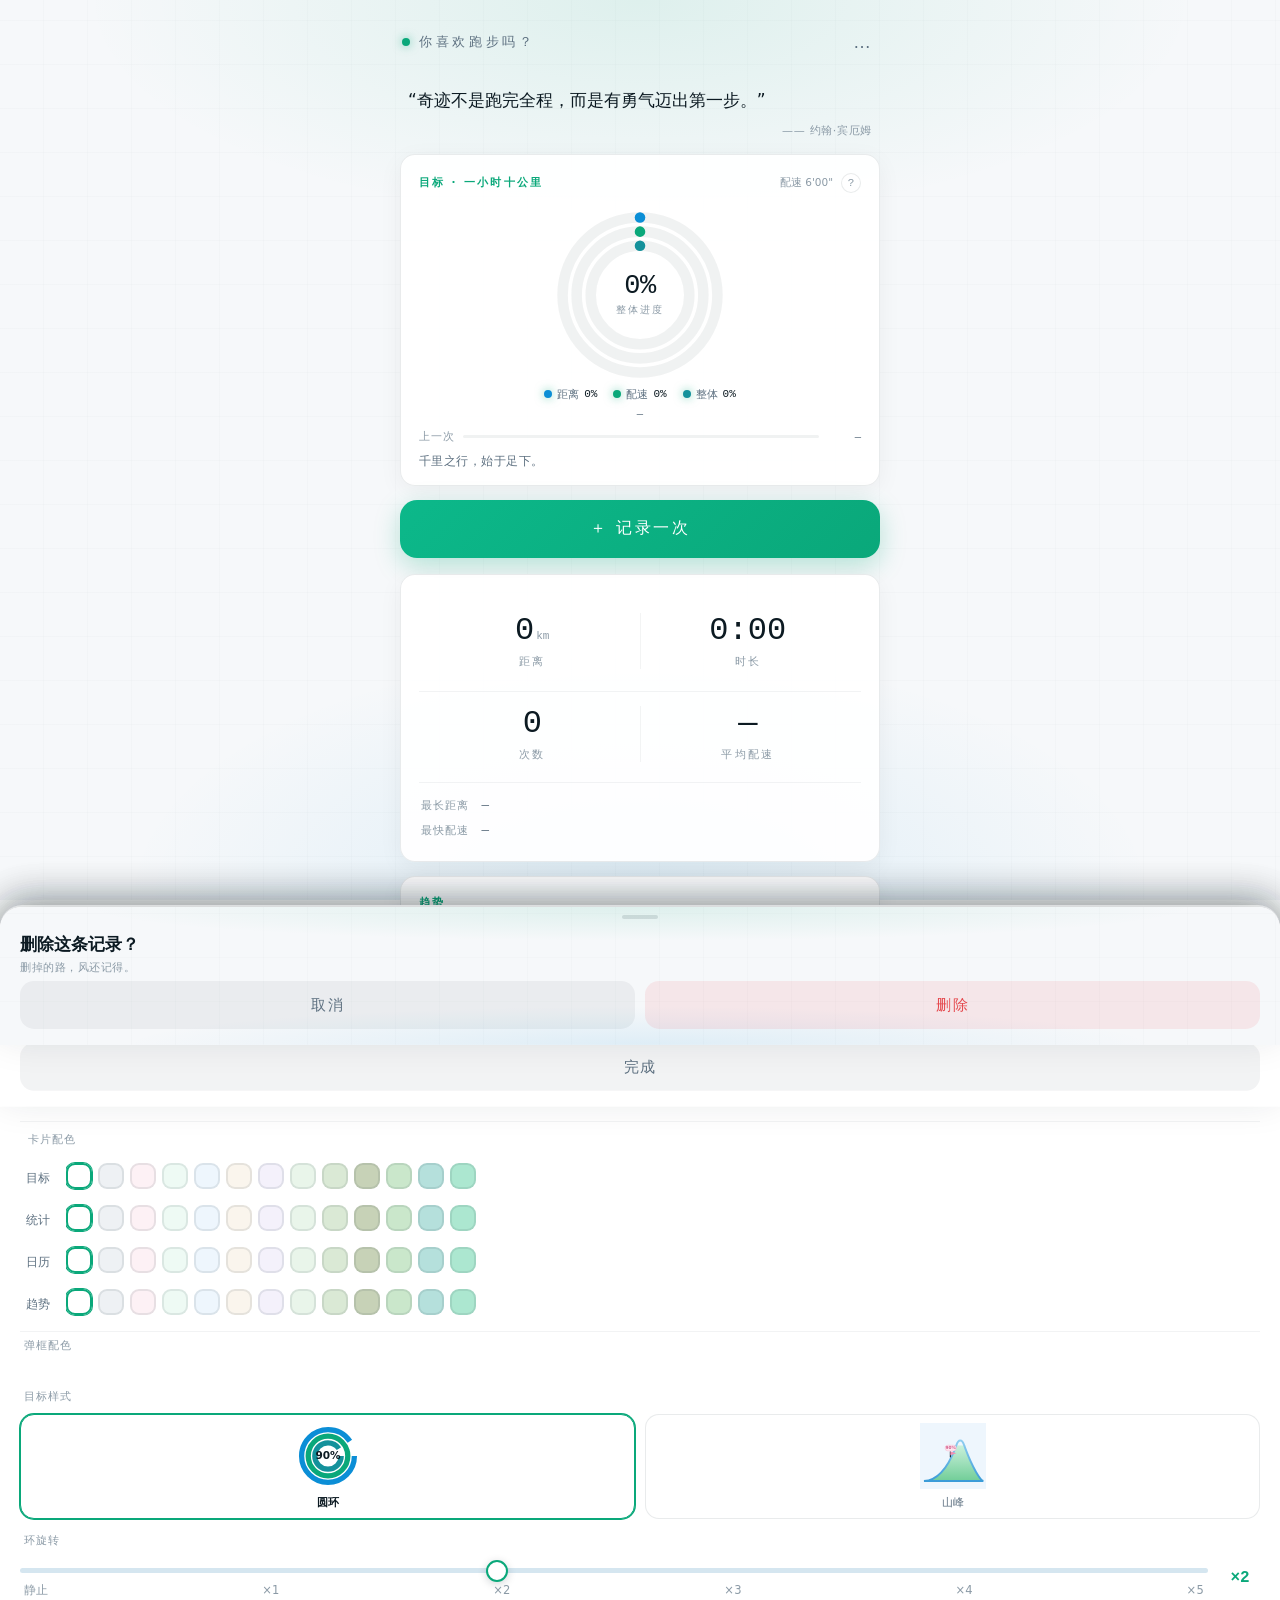
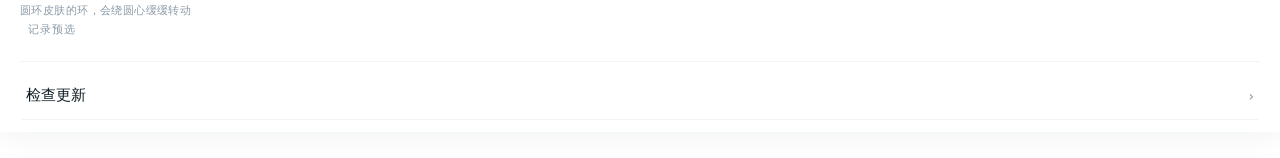
<file: index.html>
<!DOCTYPE html>
<html lang="zh-CN">
<head>
<meta charset="UTF-8">
<meta name="viewport" content="width=device-width, initial-scale=1, viewport-fit=cover">
<meta name="theme-color" content="#f6f8fa">
<title>强风吹拂2</title>
<style>
:root{
  --bg:#f6f8fa;
  --card:#ffffff;
  --ink:#0c1a22;
  --sub:#5d7080;
  --weak:#8b9aa6;
  --green:#0aa87a;
  --blue:#0b8ed6;
  --danger:#e5484d;
  --line:rgba(13,32,45,.09);
  --line-soft:rgba(13,32,45,.05);
  --mono:ui-monospace,"SF Mono",Menlo,Consolas,monospace;
  --sans:-apple-system,"PingFang SC","Microsoft YaHei",system-ui,sans-serif;
}

*{box-sizing:border-box;margin:0;padding:0;-webkit-tap-highlight-color:transparent;}
html{-webkit-text-size-adjust:100%;}

body::before{
  content:'';
  position:fixed;inset:0;z-index:-1;
  background-color:var(--bg);
  background-image:
    radial-gradient(70% 40% at 50% 0%, rgba(10,168,122,.10), transparent 62%),
    radial-gradient(65% 45% at 50% 100%, rgba(11,142,214,.10), transparent 62%),
    repeating-linear-gradient(0deg, transparent 0 43px, rgba(13,32,45,.035) 44px),
    repeating-linear-gradient(90deg, transparent 0 43px, rgba(13,32,45,.035) 44px);
}

body{
  font-family:var(--sans);
  color:var(--ink);

  min-height:100vh;
  min-height:100dvh;
}

.app{
  max-width:520px;
  margin:0 auto;
  padding:calc(env(safe-area-inset-top) + 6px) 20px calc(env(safe-area-inset-bottom) + 110px);
}

.mono{font-family:var(--mono);font-variant-numeric:tabular-nums;}

/* ---------- 顶栏 ---------- */
.topbar{display:flex;align-items:center;gap:9px;padding:14px 2px 18px;}
.dot{
  width:8px;height:8px;border-radius:50%;
  background:var(--green);
  box-shadow:0 0 10px rgba(10,168,122,.55);
  animation:breathe 2.6s ease-in-out infinite;
}
@keyframes breathe{0%,100%{opacity:.5;transform:scale(.85);}50%{opacity:1;transform:scale(1.05);}}
.brand{font-size:13px;color:var(--sub);letter-spacing:.28em;font-weight:500;}
.menu-btn{margin-left:auto;width:32px;height:32px;border:none;background:transparent;color:var(--sub);font-size:18px;line-height:1;cursor:pointer;border-radius:9px;}
.menu-btn:active{background:rgba(13,32,45,.05);}
.menu-list{padding:4px 2px 10px;}
.menu-item{display:flex;justify-content:space-between;align-items:center;width:100%;padding:14px 4px;border:none;background:transparent;font-size:15px;color:var(--ink);cursor:pointer;border-bottom:1px solid var(--line-soft);font-family:var(--sans);}
.menu-item:last-child{border-bottom:none;}
.menu-item .arrow{color:var(--weak);font-size:14px;}
.menu-item:active{color:var(--green);}

/* ---------- 背景选择 ---------- */
.bg-sec{padding:4px 4px 14px;border-bottom:1px solid var(--line-soft);margin-bottom:6px;}
.bg-lbl{font-size:11px;color:var(--weak);letter-spacing:.1em;margin:0 0 10px 4px;}
.bg-row{display:flex;gap:9px;overflow-x:auto;padding:2px 4px 10px;scrollbar-width:none;-webkit-overflow-scrolling:touch;}
.bg-row::-webkit-scrollbar{display:none;}
.bg-swatch{flex:0 0 auto;width:42px;height:42px;border-radius:13px;border:2px solid var(--line);background-color:#f6f8fa;cursor:pointer;padding:0;}
.bg-swatch.on{border-color:var(--green);box-shadow:0 0 0 1px var(--green);}

/* ---------- 卡片配色 ---------- */
.cardbg-sec{padding:4px 4px 6px;border-bottom:1px solid var(--line-soft);margin-bottom:6px;}
.cbg-row{display:flex;align-items:center;gap:8px;padding:4px 2px;}
.cbg-label{flex:0 0 32px;font-size:12px;color:var(--sub);}
.cbg-swatches{display:flex;gap:6px;overflow-x:auto;scrollbar-width:none;-webkit-overflow-scrolling:touch;padding:2px 0 6px;}
.cbg-swatches::-webkit-scrollbar{display:none;}
.cbg-swatch{flex:0 0 auto;width:26px;height:26px;border-radius:9px;border:2px solid var(--line);cursor:pointer;padding:0;}
.cbg-swatch.on{border-color:var(--green);box-shadow:0 0 0 1px var(--green);}
.card.tint-mist{background:rgba(238,241,244,.95);}
.card.tint-sakura{background:rgba(253,241,245,.95);}
.card.tint-mint{background:rgba(238,250,244,.95);}
.card.tint-sky{background:rgba(238,246,253,.95);}
.card.tint-cream{background:rgba(250,245,236,.95);}
.card.tint-lav{background:rgba(244,241,251,.95);}
.card.tint-grass{background:rgba(232,245,233,.95);}
.card.tint-matcha{background:rgba(216,232,211,.95);}
.card.tint-sage{background:rgba(197,208,180,.95);}
.card.tint-moss{background:rgba(200,230,201,.95);}
.card.tint-seafoam{background:rgba(178,223,219,.95);}
.card.tint-celadon{background:rgba(168,230,206,.95);}

body[data-bg="snow"]::before{background-color:#ffffff;background-image:none;}
body[data-bg="mist"]::before{background-color:#eef1f4;background-image:none;}
body[data-bg="sakura"]::before{background-color:#fdf1f5;background-image:none;}
body[data-bg="mint"]::before{background-color:#eefaf4;background-image:none;}
body[data-bg="sky"]::before{background-color:#eef6fd;background-image:none;}
body[data-bg="cream"]::before{background-color:#faf5ec;background-image:none;}
body[data-bg="lav"]::before{background-color:#f4f1fb;background-image:none;}
body[data-bg="grass"]::before{background-color:#e8f5e9;background-image:none;}
body[data-bg="matcha"]::before{background-color:#d8e8d3;background-image:none;}
body[data-bg="sage"]::before{background-color:#c5d0b4;background-image:none;}
body[data-bg="moss"]::before{background-color:#c8e6c9;background-image:none;}
body[data-bg="seafoam"]::before{background-color:#b2dfdb;background-image:none;}
body[data-bg="celadon"]::before{background-color:#a8e6ce;background-image:none;}
body[data-bg="lines-h"]::before{background-color:#f7f8fa;background-image:repeating-linear-gradient(0deg, transparent 0 13px, rgba(13,32,45,.05) 14px);}
body[data-bg="lines-v"]::before{background-color:#f7f8fa;background-image:repeating-linear-gradient(90deg, transparent 0 13px, rgba(13,32,45,.05) 14px);}
body[data-bg="diag"]::before{background-color:#f7f8fa;background-image:repeating-linear-gradient(45deg, rgba(13,32,45,.05) 0 1px, transparent 1px 11px);}
body[data-bg="grid"]::before{background-color:#f7f8fa;background-image:repeating-linear-gradient(0deg, transparent 0 19px, rgba(13,32,45,.05) 20px),repeating-linear-gradient(90deg, transparent 0 19px, rgba(13,32,45,.05) 20px);}
body[data-bg="dots"]::before{background-color:#f7f8fa;background-image:radial-gradient(rgba(13,32,45,.09) 1.2px, transparent 1.3px);background-size:16px 16px;}
body[data-bg="waves"]::before{background-color:#f7f8fa;background-image:radial-gradient(circle at 0 0, rgba(13,32,45,.055) 2px, transparent 2.5px),radial-gradient(circle at 16px 16px, rgba(13,32,45,.055) 2px, transparent 2.5px);background-size:32px 32px;}
body[data-bg="cross"]::before{background-color:#f7f8fa;background-image:repeating-linear-gradient(45deg, rgba(13,32,45,.045) 0 1px, transparent 1px 12px),repeating-linear-gradient(-45deg, rgba(13,32,45,.045) 0 1px, transparent 1px 12px);}

.about-line{font-size:13px;color:var(--sub);margin-bottom:14px;}
.about-k{font-size:11px;color:var(--weak);letter-spacing:.1em;margin-bottom:8px;}
.changelog{list-style:none;}
.changelog li{font-size:12.5px;color:var(--ink);line-height:1.7;padding:6px 0;border-bottom:1px solid var(--line-soft);}
.changelog li:last-child{border-bottom:none;}

/* ---------- 卡片 ---------- */
.card{
  background:rgba(255,255,255,.92);
  border:1px solid var(--line);
  border-radius:15px;
  box-shadow:0 6px 24px rgba(13,32,45,.05);
  padding:18px 18px 16px;
  margin-bottom:14px;
}

/* ---------- 每日一言 ---------- */
.quote{padding:10px 8px 16px;}
.quote-text{
  font-size:17px;line-height:1.7;font-weight:500;
  animation:quoteIn .6s cubic-bezier(.22,.61,.36,1), quoteBreath 5s ease-in-out 1s infinite;
}
.quote-author{text-align:right;margin-top:8px;font-size:11px;color:var(--weak);letter-spacing:.06em;}
@keyframes quoteIn{from{opacity:0;transform:translateY(8px);}to{opacity:1;transform:none;}}
@keyframes quoteBreath{0%,100%{opacity:1;}50%{opacity:.78;}}

/* ---------- 目标 ---------- */
.goal-head{display:flex;justify-content:space-between;align-items:center;margin-bottom:14px;gap:10px;}
.kicker{font-size:10.5px;color:var(--green);letter-spacing:.22em;font-weight:600;}
.goal-meta{font-size:10.5px;color:var(--weak);white-space:nowrap;}
.bar{height:6px;border-radius:999px;background:rgba(13,32,45,.06);overflow:hidden;margin-bottom:12px;}
.bar-fill{
  height:100%;width:0;border-radius:999px;
  background:linear-gradient(90deg,#0aa87a,#2bd9a4);
  box-shadow:0 0 12px rgba(10,168,122,.4);
  transition:width .6s cubic-bezier(.22,.61,.36,1);
}
.goal-nums{display:flex;align-items:baseline;gap:6px;margin-bottom:12px;}
.goal-nums .big{font-size:clamp(30px,9vw,42px);font-weight:200;letter-spacing:-.02em;line-height:1;}
.goal-best{font-size:11px;color:var(--sub);white-space:nowrap;font-weight:400;text-align:right;} .goal-best:empty{display:none;}
.goal-pred{font-size:11px;color:var(--weak);margin-top:8px;text-align:right;letter-spacing:.04em;}
.goal-head-right{display:flex;align-items:center;gap:8px;}
.info-btn{
  width:20px;height:20px;border:1px solid var(--line);border-radius:50%;
  background:#fff;color:var(--weak);font-family:var(--mono);font-size:11px;
  cursor:pointer;display:flex;align-items:center;justify-content:center;padding:0;
}
.info-btn:active{transform:scale(.92);}
.last-row{display:flex;align-items:center;gap:8px;margin-top:10px;}
.last-lbl{font-size:10.5px;color:var(--weak);letter-spacing:.1em;white-space:nowrap;}
.last-bar{flex:1;height:3px;border-radius:999px;background:rgba(13,32,45,.06);overflow:hidden;}
.last-fill{height:100%;width:0;border-radius:999px;background:rgba(10,168,122,.5);transition:width .6s cubic-bezier(.22,.61,.36,1);}
.last-val{font-size:10.5px;color:var(--sub);min-width:34px;text-align:right;white-space:nowrap;}
.info-body{padding-bottom:2px;}
.info-item{padding:10px 0;border-bottom:1px solid var(--line-soft);}
.info-item:last-of-type{border-bottom:none;}
.info-k{font-size:11px;color:var(--weak);letter-spacing:.08em;margin-bottom:4px;}
.info-v{font-size:13px;color:var(--ink);line-height:1.6;}
.info-eg{margin-top:12px;font-size:11.5px;color:var(--green);background:rgba(10,168,122,.06);border:1px solid rgba(10,168,122,.16);border-radius:10px;padding:8px 12px;text-align:center;}
.poem{margin-top:10px;font-size:11.5px;color:var(--sub);letter-spacing:.04em;}
/* ---------- 目标样式 ---------- */
.rings-wrap .rings{position:relative;width:176px;height:176px;margin:6px auto 4px;}
.rings-wrap .rings svg{position:absolute;inset:0;width:100%;height:100%;display:block;transform:rotate(-90deg);}
.ring-track{fill:none;stroke:rgba(13,32,45,.06);stroke-width:6;}
.ring-arc{fill:none;stroke-width:6;stroke-linecap:round;stroke-dasharray:0 999;transition:stroke-dasharray .6s cubic-bezier(.22,.61,.36,1);}
#ringDistArc{stroke:var(--blue);}
#ringPaceArc{stroke:var(--green);}
#ringGoalArc{stroke:#14919b;}
.ring-arc.done{stroke:#d9a441;}
.ring-center{position:absolute;inset:0;display:flex;flex-direction:column;align-items:center;justify-content:center;gap:3px;pointer-events:none;}
.ring-center-val{font-size:27px;font-weight:500;color:var(--ink);letter-spacing:-.02em;line-height:1;}
.ring-center-val.done{color:#c98a2e;}
.ring-center-lbl{font-size:10px;color:var(--weak);letter-spacing:.22em;}

/* 圆环皮肤：三层环各自绕圆心旋转，速度不同（内快外慢，如行星公转） */
.ring-arc{transform-box:view-box;transform-origin:50% 50%;}
@keyframes ringSpin{from{transform:rotate(0deg);}to{transform:rotate(360deg);}}
#ringDistArc{animation:ringSpin var(--spin-dist,17s) linear infinite;}
#ringPaceArc{animation:ringSpin var(--spin-pace,13s) linear infinite reverse;}
#ringGoalArc{animation:ringSpin var(--spin-goal,10s) linear infinite;}
body[data-spin="off"] #ringDistArc,
body[data-spin="off"] #ringPaceArc,
body[data-spin="off"] #ringGoalArc{animation:none;}
@media (prefers-reduced-motion: reduce){#ringDistArc,#ringPaceArc,#ringGoalArc{animation:none;}}

/* 山峰 */
.mountain-wrap .mountain{width:220px;margin:4px auto 2px;}
.mountain-wrap .mountain svg{width:100%;height:auto;display:block;}
.mt-mist{animation:mtDrift 7s ease-in-out infinite alternate;}
.mt-glow{animation:mtBreathe 4s ease-in-out infinite;}
@keyframes mtDrift{from{transform:translateX(-4px);}to{transform:translateX(6px);}}
@keyframes mtBreathe{0%,100%{opacity:.55;}50%{opacity:.85;}}

/* 皮肤切换 */
#goalSkinMountain{display:none;}
body[data-goalskin="mountain"] #goalSkinMountain{display:block;}
body[data-goalskin="mountain"] #goalSkinRings{display:none;}

/* 环旋转设置 */
.spin-sec{margin-top:14px;}
.spin-row{display:flex;align-items:center;gap:12px;}
.spin-slider-wrap{flex:1;min-width:0;}
#spinSlider{width:100%;height:5px;-webkit-appearance:none;appearance:none;border-radius:5px;background:linear-gradient(90deg,#d5e6f0,#d5e6f0);outline:none;margin:0;}
#spinSlider::-webkit-slider-thumb{-webkit-appearance:none;appearance:none;width:22px;height:22px;border-radius:50%;background:#fff;border:2px solid #0aa87a;box-shadow:0 2px 8px rgba(13,32,45,.18);cursor:pointer;}
#spinSlider::-moz-range-thumb{width:22px;height:22px;border-radius:50%;background:#fff;border:2px solid #0aa87a;box-shadow:0 2px 8px rgba(13,32,45,.18);cursor:pointer;}
.spin-ticks{display:flex;justify-content:space-between;padding:6px 4px 0;font-size:11.5px;color:var(--weak);letter-spacing:.02em;}
.spin-val{min-width:40px;text-align:center;font-family:var(--mono,monospace);font-size:16px;font-weight:700;color:#0aa87a;}
.spin-hint{font-size:10.5px;color:var(--weak);margin-top:6px;letter-spacing:.04em;}

/* 共享图例与说明 */
.ring-legend{display:flex;justify-content:center;gap:16px;margin:4px 0 6px;flex-wrap:wrap;}
.lg{display:flex;align-items:center;gap:5px;font-size:11px;color:var(--sub);}
.lg b{color:var(--ink);font-weight:500;}
.dot{width:8px;height:8px;border-radius:50%;display:inline-block;flex:0 0 auto;}
.d-dist{background:var(--blue);}
.d-pace{background:var(--green);}
.d-goal{background:#14919b;}
body[data-goalskin="mountain"] .d-dist{background:#3b9cd8;}
body[data-goalskin="mountain"] .d-pace{background:#63c98c;}
body[data-goalskin="mountain"] .d-goal{background:#f48fb1;}
.ring-note{font-size:10.5px;color:var(--sub);text-align:center;margin:0 0 4px;white-space:nowrap;overflow:hidden;text-overflow:ellipsis;}

/* 目标样式选择器 */
.goalskin-sec{margin-top:14px;}
.goalskin-row{display:flex;gap:10px;}
.goalskin-card{flex:1;border:1px solid var(--line);border-radius:14px;background:#fff;padding:8px;display:flex;flex-direction:column;align-items:center;gap:6px;cursor:pointer;font-family:var(--sans);}
.goalskin-card.on{border-color:#0aa87a;box-shadow:0 0 0 1px #0aa87a;}
.sk-pv{width:66px;height:66px;display:block;}
.goalskin-name{font-size:11px;color:var(--sub);}
.goalskin-card.on .goalskin-name{color:var(--ink);font-weight:600;}
/* ---------- 记录按钮 ---------- */
.record-btn{
  display:block;width:100%;height:58px;margin:6px 0 16px;
  border:none;border-radius:17px;cursor:pointer;
  font-family:var(--sans);font-size:16px;letter-spacing:.16em;color:#fff;
  background:linear-gradient(135deg,#0cb88a,#0aa87a);
  box-shadow:0 8px 26px rgba(10,168,122,.28);
  animation:glow 4s ease-in-out infinite;
}
.record-btn:active{transform:scale(.985);}
@keyframes glow{0%,100%{box-shadow:0 8px 26px rgba(10,168,122,.28);}50%{box-shadow:0 10px 38px rgba(10,168,122,.46);}}

/* ---------- 统计 ---------- */
.stats{display:flex;padding:20px 6px;}
.stat{flex:1;text-align:center;}
.stat + .stat{border-left:1px solid var(--line-soft);}
.stat .num{font-size:clamp(24px,7vw,32px);font-weight:200;line-height:1.1;}
.stat .num small{font-size:11px;color:var(--weak);font-weight:400;margin-left:2px;}
.stat .lbl{margin-top:6px;font-size:11px;color:var(--weak);letter-spacing:.2em;}


/* ---------- 次数 / 平均配速（第二行） ---------- */
.stats-b{border-top:1px solid var(--line-soft);padding:14px 6px 18px;margin-top:2px;}

.best{border-top:1px solid var(--line-soft);padding:10px 2px 2px;margin-top:2px;}
.best-row{display:grid;grid-template-columns:auto 1fr;align-items:center;padding:5px 0;gap:12px;}
.best-k{font-size:11px;color:var(--weak);letter-spacing:.1em;white-space:nowrap;}
.best-v{display:flex;align-items:center;font-size:12.5px;color:var(--sub);font-variant-numeric:tabular-nums;} .bv{white-space:nowrap;} .bv-d{min-width:82px;text-align:right;} .bv-p{min-width:62px;text-align:right;} .bv-date{margin-left:auto;text-align:right;}

/* ---------- 日历 ---------- */
.cal-stats{display:flex;padding:16px 4px 14px;border-top:1px solid var(--line-soft);margin-bottom:14px;}
.cal-stats .stat .num{font-size:clamp(18px,5.5vw,24px);}
.cal-stats .stat .num small{font-size:10px;}
.cal-stats .stat .lbl{margin-top:5px;font-size:10.5px;letter-spacing:.14em;}
.cal-head{display:flex;justify-content:space-between;align-items:center;margin-bottom:12px;}
.cal-title{font-size:14px;font-weight:600;letter-spacing:.06em;border:none;background:transparent;color:var(--ink);cursor:pointer;padding:0;display:inline-flex;align-items:center;gap:5px;}
.cal-title::after{content:'▾';font-size:10px;color:var(--weak);}
.jump-item.current{color:var(--green);font-weight:600;}
.jump-empty{font-size:12.5px;color:var(--weak);text-align:center;padding:26px 0;}
.cal-nav{display:flex;gap:6px;}
.nav.disabled{opacity:.35;pointer-events:none;}
.nav{
  width:30px;height:30px;border:1px solid var(--line);
  background:#fff;border-radius:9px;color:var(--sub);
  font-size:15px;cursor:pointer;line-height:1;
  display:flex;align-items:center;justify-content:center;
}
.nav:active{transform:scale(.94);}
.today-nav{font-size:11px;letter-spacing:.05em;display:none;}
.today-nav.show{display:flex;}
.cal-week{display:grid;grid-template-columns:repeat(7,1fr);margin-bottom:4px;}
.cal-week span{text-align:center;font-size:10.5px;color:var(--weak);padding:4px 0;}
.cal-grid{display:grid;grid-template-columns:repeat(7,1fr);gap:2px;}
.day{
  height:46px;display:flex;flex-direction:column;align-items:center;justify-content:center;gap:3px;
  border-radius:12px;cursor:pointer;font-size:13px;color:var(--ink);
}
.day.blank{cursor:default;}
.day.today{border:1px solid var(--green);color:var(--green);font-weight:600;}
.day .mark{font-size:10px;line-height:1;font-weight:600;color:transparent;}
.day.has .mark{color:var(--blue);text-shadow:0 0 8px rgba(11,142,214,.45);}
.day:active{background:rgba(13,32,45,.04);}


.foot{text-align:center;font-size:10.5px;color:var(--weak);letter-spacing:.2em;padding-top:8px;}

/* ---------- 弹层 ---------- */
.overlay{
  position:fixed;inset:0;z-index:30;
  background:rgba(13,32,45,.22);
  opacity:0;pointer-events:none;transition:opacity .3s;
}
.overlay.open{opacity:1;pointer-events:auto;}

.sheet{
  position:fixed;left:0;right:0;bottom:0;z-index:40;
  background:#fff;border-radius:22px 22px 0 0;
  padding:8px 20px calc(env(safe-area-inset-bottom) + 16px);
  max-height:88dvh;overflow-y:auto;
  box-shadow:0 -8px 40px rgba(13,32,45,.12);
  transform:translateY(105%);
  transition:transform .3s cubic-bezier(.22,.61,.36,1);
}
.sheet.open{transform:translateY(0);}
.sheet-handle{width:36px;height:4px;border-radius:999px;background:rgba(13,32,45,.12);margin:0 auto 14px;}
.sheet-head{display:flex;justify-content:space-between;align-items:flex-start;margin-bottom:16px;}
.sheet-title{font-size:17px;font-weight:600;}
.sheet-sub{font-size:11px;color:var(--weak);margin-top:4px;letter-spacing:.05em;}
.sheet-close{
  width:30px;height:30px;border:none;border-radius:50%;
  background:rgba(13,32,45,.05);color:var(--sub);font-size:16px;cursor:pointer;
}
.confirm-body::before{
  content:'';
  position:fixed;inset:0;z-index:-1;
  background-color:var(--bg);
  background-image:
    radial-gradient(70% 40% at 50% 0%, rgba(10,168,122,.10), transparent 62%),
    radial-gradient(65% 45% at 50% 100%, rgba(11,142,214,.10), transparent 62%),
    repeating-linear-gradient(0deg, transparent 0 43px, rgba(13,32,45,.035) 44px),
    repeating-linear-gradient(90deg, transparent 0 43px, rgba(13,32,45,.035) 44px);
}

body{padding:6px 2px 18px;}

/* ---------- 表单 ---------- */
.field{margin-bottom:16px;}
.field label{display:flex;justify-content:space-between;font-size:11px;color:var(--sub);letter-spacing:.1em;margin-bottom:8px;}
.field label .opt{color:var(--weak);font-weight:400;letter-spacing:.05em;}
.field-ctrl{
  display:flex;align-items:center;gap:8px;
  background:rgba(13,32,45,.03);border:1px solid var(--line);
  border-radius:12px;padding:0 12px;min-height:46px;
}
.field input,.field textarea{
  border:none;outline:none;background:transparent;
  font-family:var(--mono);font-size:16px;color:var(--ink);
  width:100%;padding:10px 0;font-variant-numeric:tabular-nums;
}
.field .suffix,.field .colon{font-size:12px;color:var(--weak);}
.dur input{text-align:center;}
.counter{font-size:10.5px;color:var(--weak);white-space:nowrap;}
.field textarea{font-family:var(--sans);resize:none;line-height:1.6;font-size:16px;}
.chip{
  border:1px solid var(--line);background:#fff;border-radius:999px;
  padding:5px 12px;font-size:11px;color:var(--sub);cursor:pointer;white-space:nowrap;
}
.chip:active{transform:scale(.95);}
.pace-chip{
  display:inline-flex;align-items:center;gap:6px;
  font-size:12px;color:var(--sub);margin:-2px 0 16px;
  background:rgba(10,168,122,.08);border:1px solid rgba(10,168,122,.18);
  border-radius:999px;padding:5px 12px;
}
.pace-chip .mono{font-size:14px;color:var(--green);font-weight:500;}
.pace-chip.slow{background:rgba(11,142,214,.07);border-color:rgba(11,142,214,.18);}
.pace-chip.slow .mono{color:var(--blue);}

/* ---------- 按钮 ---------- */
.sheet-foot{display:flex;gap:10px;padding-top:6px;}
.btn{
  flex:1;height:48px;border:none;border-radius:14px;
  font-family:var(--sans);font-size:15px;letter-spacing:.1em;cursor:pointer;
}
.btn:active{transform:scale(.98);}
.btn.primary{background:linear-gradient(135deg,#0cb88a,#0aa87a);color:#fff;box-shadow:0 8px 22px rgba(10,168,122,.3);}
.btn.ghost{background:rgba(13,32,45,.05);color:var(--sub);}
.btn.danger{background:rgba(229,72,77,.1);color:var(--danger);}
.btn:disabled{opacity:.4;cursor:default;}

/* ---------- 详情列表 ---------- */
.run-row{padding:13px 2px;border-bottom:1px solid var(--line-soft);display:flex;align-items:flex-start;gap:12px;}
.run-row:last-child{border-bottom:none;}
.run-time{font-family:var(--mono);font-size:13px;color:var(--sub);width:46px;padding-top:2px;}
.run-main{flex:1;}
.run-meta{font-family:var(--mono);font-size:13.5px;color:var(--ink);font-variant-numeric:tabular-nums;}
.run-note{font-size:12px;color:var(--sub);margin-top:5px;line-height:1.55;}
.run-del{border:none;background:transparent;color:var(--weak);font-size:14px;padding:4px 6px;cursor:pointer;border-radius:8px;}
.run-del:active{color:var(--danger);background:rgba(229,72,77,.08);}

/* ---------- toast ---------- */
.toast{
  position:fixed;left:50%;bottom:calc(env(safe-area-inset-bottom) + 40px);
  transform:translate(-50%,16px);
  background:rgba(12,26,34,.92);color:#fff;
  font-size:13px;padding:10px 18px;border-radius:999px;
  opacity:0;pointer-events:none;z-index:50;
  transition:opacity .24s,transform .24s;letter-spacing:.04em;
}
.toast.show{opacity:1;transform:translate(-50%,0);}

@media (prefers-reduced-motion: reduce){
  *{animation:none !important;transition:none !important;}
}
/* 彩蛋 */
.egg{position:fixed;inset:0;z-index:90;display:flex;align-items:center;justify-content:center;background:rgba(13,32,45,.28);backdrop-filter:blur(6px);-webkit-backdrop-filter:blur(6px);opacity:0;pointer-events:none;transition:opacity .3s;}
.egg.open{opacity:1;pointer-events:auto;}
.egg-inner{width:min(320px,84vw);text-align:center;padding:36px 26px 26px;border-radius:24px;background:linear-gradient(165deg,#fff 0%,#fdf3f6 52%,#eaf6fb 100%);box-shadow:0 18px 50px rgba(13,32,45,.16),0 0 60px rgba(244,181,201,.38);transform:translateY(16px) scale(.98);transition:transform .35s ease;}
.egg.open .egg-inner{transform:translateY(0) scale(1);}
.egg-emoji{font-size:46px;line-height:1;margin-bottom:14px;}
.egg-title{font-size:18px;font-weight:600;color:var(--ink);letter-spacing:.04em;}
.egg-msg{margin:10px 0 24px;font-size:13.5px;color:var(--sub);line-height:1.7;}
/* 记录鼓励 */
@keyframes praisePulse{0%,100%{box-shadow:0 16px 44px rgba(13,32,45,.16),0 0 70px rgba(244,181,201,.42);}50%{box-shadow:0 16px 44px rgba(13,32,45,.2),0 0 100px rgba(244,181,201,.62);}}
.praise{position:fixed;inset:0;z-index:92;display:flex;align-items:center;justify-content:center;background:rgba(13,32,45,.16);backdrop-filter:blur(4px);-webkit-backdrop-filter:blur(4px);opacity:0;pointer-events:none;transition:opacity .28s;}
.praise.open{opacity:1;pointer-events:auto;}
.praise-inner{display:flex;flex-direction:column;align-items:center;padding:22px;border-radius:999px;color:#e35d7f;background:linear-gradient(160deg,#fff 0%,#fdf1f5 55%,#eaf6fb 100%);transform:scale(.82);transition:transform .34s cubic-bezier(.34,1.56,.64,1);animation:praisePulse 1.3s ease-in-out infinite;}
.praise-btn{width:130px;height:130px;border:none;background:transparent;font-size:76px;line-height:1;display:flex;align-items:center;justify-content:center;cursor:pointer;transition:transform .16s ease;-webkit-tap-highlight-color:transparent;}
.praise-btn:active{transform:scale(.86);}
.praise.open .praise-inner{transform:scale(1);}
body.shake{animation:screenShake .7s cubic-bezier(.36,.07,.19,.97);}
@keyframes screenShake{10%,90%{transform:translateX(-2px);}20%,80%{transform:translateX(5px);}30%,50%,70%{transform:translateX(-8px);}40%,60%{transform:translateX(8px);}}
.confetti-piece{position:fixed;top:-20px;z-index:120;border-radius:3px;opacity:0;pointer-events:none;animation:confettiFall 2.2s ease-in forwards;}
@keyframes confettiFall{0%{transform:translate(0,0) rotate(0deg);opacity:1;}100%{transform:translate(var(--drift,0),110vh) rotate(720deg);opacity:.55;}}

.egg-btn{width:100%;}
.preset-row{display:flex;flex-wrap:wrap;gap:8px;margin-top:10px;}
.preset-row .chip{font-size:12px;padding:6px 14px;background:#f7f9fb;}
.preset-row .chip:active{transform:scale(.94);}
.preset-sec{padding:4px 4px 14px;border-bottom:1px solid var(--line-soft);margin-bottom:6px;}
.preset-set-row{margin-bottom:12px;}
.preset-set-row .bg-lbl{margin-bottom:8px;}
.preset-set-inputs{display:flex;gap:8px;flex-wrap:wrap;}
.preset-in{flex:1;min-width:64px;border:1px solid var(--line);background:#fff;border-radius:12px;padding:9px 12px;font-size:14px;color:var(--ink);}
.preset-in:focus{outline:none;border-color:rgba(10,168,122,.45);}
#presetSettings .btn{width:100%;margin-top:4px;}

/* ---------- 弹框配色 ---------- */
body[data-sheetbg="mist"] .sheet{background:rgba(238,241,244,.98);}
body[data-sheetbg="sakura"] .sheet{background:rgba(253,241,245,.98);}
body[data-sheetbg="mint"] .sheet{background:rgba(238,250,244,.98);}
body[data-sheetbg="sky"] .sheet{background:rgba(238,246,253,.98);}
body[data-sheetbg="cream"] .sheet{background:rgba(250,245,236,.98);}
body[data-sheetbg="lav"] .sheet{background:rgba(244,241,251,.98);}
body[data-sheetbg="grass"] .sheet{background:rgba(232,245,233,.98);}
body[data-sheetbg="matcha"] .sheet{background:rgba(216,232,211,.98);}
body[data-sheetbg="sage"] .sheet{background:rgba(197,208,180,.98);}
body[data-sheetbg="moss"] .sheet{background:rgba(200,230,201,.98);}
body[data-sheetbg="seafoam"] .sheet{background:rgba(178,223,219,.98);}
body[data-sheetbg="celadon"] .sheet{background:rgba(168,230,206,.98);}
/* ---------- 趋势图表 ---------- */
.trend{padding-top:14px;}
.trend-head{margin-bottom:6px;}
.trend-sec{margin-top:14px;}
.trend-lbl{font-size:11px;color:var(--weak);letter-spacing:.08em;margin:0 0 8px 2px;}
.chart{width:100%;}
.chart svg{width:100%;height:auto;display:block;}
.chart-empty{font-size:12px;color:var(--weak);text-align:center;padding:26px 0 30px;letter-spacing:.04em;}

</style>
</head>
<body>
<div class="app">

  <header class="topbar">
    <span class="dot" aria-hidden="true"></span>
    <span class="brand">你喜欢跑步吗？</span>
    <button class="menu-btn" id="menuBtn" aria-label="菜单">&#8230;</button>
  </header>

  <!-- 每日一言 -->
  <section class="quote">
    <p class="quote-text" id="quoteText"></p>
    <p class="quote-author" id="quoteAuthor"></p>
  </section>

  <!-- 目标：一小时十公里 -->
  <section class="card goal" id="goalCard">
    <div class="goal-head">
      <span class="kicker">目标 · 一小时十公里</span>
      <div class="goal-head-right">
        <span class="goal-meta">配速 6&#39;00&quot;</span>
        <button class="info-btn" id="goalInfo" aria-label="进度如何计算">?</button>
      </div>
    </div>
    <div class="rings-wrap" id="goalSkinRings">
      <div class="rings">
        <svg viewBox="0 0 100 100" width="176" height="176" aria-hidden="true">
          <circle class="ring-track" cx="50" cy="50" r="44"></circle>
          <circle class="ring-arc" id="ringDistArc" cx="50" cy="50" r="44"></circle>
          <circle class="ring-track" cx="50" cy="50" r="36"></circle>
          <circle class="ring-arc" id="ringPaceArc" cx="50" cy="50" r="36"></circle>
          <circle class="ring-track" cx="50" cy="50" r="28"></circle>
          <circle class="ring-arc" id="ringGoalArc" cx="50" cy="50" r="28"></circle>
        </svg>
        <div class="ring-center">
          <span class="ring-center-val mono" id="ringGoalPct">0%</span>
          <span class="ring-center-lbl">整体进度</span>
        </div>
      </div>
    </div>
    <div class="mountain-wrap" id="goalSkinMountain">
      <div class="mountain">
        <svg viewBox="0 0 100 100" aria-hidden="true">
          <defs>
            <linearGradient id="mtSky" x1="0" y1="0" x2="0" y2="1">
              <stop offset="0" stop-color="#fdeef6"></stop>
              <stop offset=".45" stop-color="#e9f3fc"></stop>
              <stop offset="1" stop-color="#f7fafb"></stop>
            </linearGradient>
            <linearGradient id="mtRidge" x1="0" y1="1" x2="0" y2="0">
              <stop offset="0" stop-color="#cfe2f2"></stop>
              <stop offset="1" stop-color="#eaf3fb"></stop>
            </linearGradient>
            <linearGradient id="mtBody" x1="0" y1="1" x2="0" y2="0">
              <stop offset="0" stop-color="#63c98c"></stop>
              <stop offset=".7" stop-color="#8ee0b0"></stop>
              <stop offset="1" stop-color="#c6f0d8"></stop>
            </linearGradient>
            <linearGradient id="mtLine" x1="0" y1="1" x2="0" y2="0">
              <stop offset="0" stop-color="#3b9cd8"></stop>
              <stop offset="1" stop-color="#8ecdf0"></stop>
            </linearGradient>
            <filter id="mtSoft" x="-40%" y="-40%" width="180%" height="180%"><feGaussianBlur stdDeviation="2"></feGaussianBlur></filter>
            <filter id="mtGlow" x="-60%" y="-60%" width="220%" height="220%"><feGaussianBlur stdDeviation="3.2"></feGaussianBlur></filter>
            <path id="mtPath" d="M 6 88 C 26 87 42 70 55 34 C 58 24 64 24 67 34 C 80 70 92 87 96 88 Z"></path>
            <clipPath id="mtClip"><use href="#mtPath"></use></clipPath>
            <clipPath id="mtRise"><rect id="mtRiseRect" x="0" y="88" width="100" height="0"></rect></clipPath>
          </defs>
          <rect x="0" y="0" width="100" height="100" fill="url(#mtSky)"></rect>
          <circle cx="26" cy="20" r="2.2" fill="#fff" opacity=".7" filter="url(#mtSoft)"></circle>
          <circle cx="88" cy="34" r="1.8" fill="#fde3ee" opacity=".7" filter="url(#mtSoft)"></circle>
          <circle cx="14" cy="44" r="1.6" fill="#fff" opacity=".6" filter="url(#mtSoft)"></circle>
          <circle cx="77" cy="20" r="9" fill="#fff" opacity=".9" filter="url(#mtSoft)"></circle>
          <circle cx="77" cy="20" r="6" fill="#ffe9f2" opacity=".95" filter="url(#mtSoft)"></circle>
          <path d="M -4 92 C 22 86 42 66 60 50 C 74 64 86 86 104 92 Z" fill="url(#mtRidge)" opacity=".9"></path>
          <rect class="mt-mist" x="2" y="66" width="96" height="7" rx="3.5" fill="#fff" opacity=".5" filter="url(#mtSoft)"></rect>
          <rect class="mt-mist" x="-6" y="76" width="110" height="6" rx="3" fill="#fff" opacity=".35" filter="url(#mtSoft)"></rect>
          <g class="mt-glow">
            <g clip-path="url(#mtClip)">
              <rect id="mtBodyGlow" x="0" y="28" width="100" height="60" fill="url(#mtBody)" filter="url(#mtGlow)" opacity=".5"></rect>
            </g>
          </g>
          <g clip-path="url(#mtClip)">
            <rect id="mtBody" x="0" y="28" width="100" height="60" fill="url(#mtBody)" opacity=".92"></rect>
          </g>
          <g clip-path="url(#mtRise)">
          <path id="mtOutlineGlow" d="M 6 88 C 26 87 42 70 55 34 C 58 24 64 24 67 34 C 80 70 92 87 96 88 Z" fill="none" stroke="url(#mtLine)" stroke-width="2.6" stroke-linecap="round" filter="url(#mtGlow)" opacity=".55" class="mt-glow"></path>
          <path id="mtOutline" d="M 6 88 C 26 87 42 70 55 34 C 58 24 64 24 67 34 C 80 70 92 87 96 88 Z" fill="none" stroke="url(#mtLine)" stroke-width="2.2" stroke-linecap="round"></path>
          </g>
          <path d="M 6 88 C 26 87 42 70 55 34 C 58 24 64 24 67 34 C 80 70 92 87 96 88 Z" fill="none" stroke="#9fb8cc" stroke-width="1.4" stroke-dasharray="2 4" opacity=".55"></path>
          <g>
            <line id="mtPole" x1="61" y1="88" x2="61" y2="79" stroke="#0c1a22" stroke-width="1.4" stroke-linecap="round"></line>
            <path id="mtFlagGlow" d="M 61 79 L 69 82 L 61 85 Z" fill="#f48fb1" filter="url(#mtSoft)"></path>
            <path id="mtFlag" d="M 61 79 L 69 82 L 61 85 Z" fill="#f48fb1"></path>
            <rect id="mtPillBg" x="53" y="69.7" width="16" height="8.6" rx="4.3" fill="#fde9f1" stroke="#f6b6cc" stroke-width=".7"></rect>
            <text id="mtPill" x="61" y="74.7" text-anchor="middle" font-size="6.4" font-weight="600" fill="#d45f8d">0%</text>
          </g>
          <rect x="0" y="87" width="100" height="9" fill="#c8dcec" opacity=".5" filter="url(#mtSoft)"></rect>
        </svg>
      </div>
    </div>

    

    <div class="ring-legend">
      <span class="lg"><i class="dot d-dist"></i>距离 <b class="mono" id="ringDistPct">0%</b></span>
      <span class="lg"><i class="dot d-pace"></i>配速 <b class="mono" id="ringPacePct">0%</b></span>
      <span class="lg"><i class="dot d-goal"></i>整体 <b class="mono" id="ringGoalPctSub">0%</b></span>
    </div>


    <p class="ring-note mono" id="ringNote"></p>
    <div class="last-row">
      <span class="last-lbl">上一次</span>
      <div class="last-bar"><div class="last-fill" id="goalLastBar"></div></div>
      <span class="last-val mono" id="goalLastVal">&mdash;</span>
    </div>
    <p class="goal-pred mono" id="goalPred"></p>
    <p class="poem" id="goalPoem"></p>
  </section>

  <!-- 记录按钮 -->
  <button class="record-btn" id="recordBtn">&#65291; 记录一次</button>

  <!-- 统计 -->
  <section class="card" id="statCard">
    <div class="stats">
      <div class="stat">
        <div class="num mono" id="statDist">0.00<small>km</small></div>
        <div class="lbl">距离</div>
      </div>
      <div class="stat">
        <div class="num mono" id="statTime">0:00</div>
        <div class="lbl">时长</div>
      </div>
    </div>
    <div class="stats stats-b">
      <div class="stat">
        <div class="num mono" id="statCount">0</div>
        <div class="lbl">次数</div>
      </div>
      <div class="stat">
        <div class="num mono" id="statPace">&mdash;</div>
        <div class="lbl">平均配速</div>
      </div>
    </div>
    <div class="best">
      <div class="best-row">
        <span class="best-k">最长距离</span>
        <span class="best-v mono" id="bestDist">&mdash;</span>
      </div>
      <div class="best-row">
        <span class="best-k">最快配速</span>
        <span class="best-v mono" id="bestPace">&mdash;</span>
      </div>
    </div>
  </section>

  <!-- 趋势 -->
  <section class="card trend" id="trendCard">
    <div class="trend-head"><span class="kicker">趋势</span></div>
    <div class="trend-sec">
      <div class="trend-lbl">配速 · 最近 7 次</div>
      <div class="chart" id="paceChart"></div>
    </div>
    <div class="trend-sec">
      <div class="trend-lbl">月度距离 · 近 6 月</div>
      <div class="chart" id="monthChart"></div>
    </div>
  </section>

  <!-- 日历 -->
  <section class="card cal" id="calCard">
    <div class="cal-head">
      <button class="cal-title" id="calTitle" aria-label="跳转月份"></button>
      <div class="cal-nav">
        <button class="nav" id="calPrev" aria-label="上一月">&#8249;</button>
        <button class="nav today-nav" id="calToday">今</button>
        <button class="nav" id="calNext" aria-label="下一月">&#8250;</button>
      </div>
    </div>
    <div class="cal-stats">
      <div class="stat"><div class="num mono" id="mCount">0</div><div class="lbl">本月次数</div></div>
      <div class="stat"><div class="num mono" id="mDist">0.00<small>km</small></div><div class="lbl">本月距离</div></div>
      <div class="stat"><div class="num mono" id="mTime">0:00</div><div class="lbl">本月时长</div></div>
    </div>
    <div class="cal-week"><span>日</span><span>一</span><span>二</span><span>三</span><span>四</span><span>五</span><span>六</span></div>
    <div class="cal-grid" id="calGrid"></div>
    
  </section>

  <footer class="foot">从 0 到 10 km</footer>
</div>

<div class="overlay" id="overlay"></div>

<!-- 记录 / 修改 sheet -->
<div class="sheet" id="recordSheet" role="dialog" aria-modal="true">
  <div class="sheet-handle"></div>
  <div class="sheet-head">
    <div>
      <div class="sheet-title" id="sheetTitle">记录一次</div>
      <div class="sheet-sub">跑过的路，都算数。</div>
    </div>
    <button class="sheet-close" id="sheetClose" aria-label="关闭">&#215;</button>
  </div>
  <div class="sheet-body">
    <div class="field">
      <label>时间</label>
      <div class="field-ctrl">
        <input type="datetime-local" id="fTime">
        <button class="chip" id="fNow">此刻</button>
      </div>
    </div>
    <div class="field">
      <label>距离</label>
      <div class="field-ctrl">
        <input type="number" id="fDist" inputmode="decimal" placeholder="5.00" step="0.01" min="0" max="100">
        <span class="suffix">km</span>
      </div>
      <div class="preset-row" id="presetDist"></div>
    </div>
    <div class="field">
      <label>时长</label>
      <div class="field-ctrl dur">
        <input type="number" id="fMin" inputmode="numeric" placeholder="32" min="0" max="999" aria-label="分钟">
        <span class="colon">:</span>
        <input type="number" id="fSec" inputmode="numeric" placeholder="15" min="0" max="59" aria-label="秒">
      </div>
      <div class="preset-row" id="presetDur"></div>
    </div>
    <div class="pace-chip" id="paceChip">配速 <span id="paceVal" class="mono">&mdash;</span></div>
    <div class="field">
      <label>感受 <span class="opt">· 可不填</span></label>
      <div class="field-ctrl">
        <textarea id="fNote" maxlength="100" rows="3" placeholder="今天跑起来的感觉&hellip;&hellip;"></textarea>
        <span class="counter" id="noteCount">0/100</span>
      </div>
      <div class="preset-row preset-feel" id="presetFeel"></div>
    </div>
  </div>
  <div class="sheet-foot">
    <button class="btn ghost" id="sheetCancel">取消</button>
    <button class="btn primary" id="sheetSave">保存</button>
  </div>
</div>

<!-- 某天详情 sheet -->
<div class="sheet" id="detailSheet" role="dialog" aria-modal="true">
  <div class="sheet-handle"></div>
  <div class="sheet-head">
    <div>
      <div class="sheet-title" id="detailTitle"></div>
      <div class="sheet-sub" id="detailSub"></div>
    </div>
    <button class="sheet-close" id="detailClose" aria-label="关闭">&#215;</button>
  </div>
  <div class="sheet-body" id="detailList"></div>
  <div class="sheet-foot">
    <button class="btn ghost" id="detailDone">完成</button>
  </div>
</div>

<!-- 目标说明 sheet -->
<div class="sheet" id="infoSheet" role="dialog" aria-modal="true">
  <div class="sheet-handle"></div>
  <div class="sheet-head">
    <div>
      <div class="sheet-title">进度怎么算</div>
      <div class="sheet-sub">目标：一次跑完 10 km &middot; 用时 &le; 60 分</div>
    </div>
    <button class="sheet-close" id="infoClose" aria-label="关闭">&#215;</button>
  </div>
  <div class="sheet-body info-body">
    <div class="info-item">
      <div class="info-k">距离</div>
      <div class="info-v">最长单次 &divide; 10 km，超过 10 km 继续累积（不封顶）</div>
    </div>
    <div class="info-item">
      <div class="info-k">配速</div>
      <div class="info-v">距离权重 &times; (25% + 75% &times; 配速达成)，距离达 8 km 权重满分；取历史最佳单次</div>
    </div>
    <div class="info-item">
      <div class="info-k">整体</div>
      <div class="info-v">距离达成 &times; (50% + 50% &times; 配速达成)，取历史最佳单次</div>
    </div>
    <div class="info-item">
      <div class="info-k">配速达成</div>
      <div class="info-v">6&#39;00&quot; 记 100%，8&#39;00&quot; 记 0%，中间线性；比 6&#39;00&quot; 快则每快 15 秒 +5%</div>
    </div>
    <div class="info-item">
      <div class="info-k">上一次</div>
      <div class="info-v">最近一次跑步的整体含金量，仅供参考</div>
    </div>
    <div class="info-item">
      <div class="info-k">达成条件</div>
      <div class="info-v">距离 &ge;10 km；配速：距离 &ge;8 km 且配速 &le;6&#39;00&quot;</div>
    </div>
    <p class="info-eg mono">例：9 km @ 6&#39;00&quot; &rarr; 距离 90% / 配速 100% / 整体 90%<br>跑得快有加成：8 km @ 5&#39;45&quot; &rarr; 配速 105%</p>
  </div>
  <div class="sheet-foot">
    <button class="btn ghost" id="infoDone">知道啦</button>
  </div>
</div>
<!-- 月份跳转 sheet -->
<div class="sheet" id="jumpSheet" role="dialog" aria-modal="true">
  <div class="sheet-handle"></div>
  <div class="sheet-head">
    <div>
      <div class="sheet-title">跳转到</div>
      <div class="sheet-sub">有跑步记录的月份</div>
    </div>
    <button class="sheet-close" id="jumpClose" aria-label="关闭">&#215;</button>
  </div>
  <div class="sheet-body" id="jumpList"></div>
</div>
<!-- 菜单 sheet -->
<div class="sheet" id="menuSheet" role="dialog" aria-modal="true">
  <div class="sheet-handle"></div>
  <div class="sheet-head">
    <div>
      <div class="sheet-title">菜单</div>
      <div class="sheet-sub" id="menuVer"></div>
    </div>
    <button class="sheet-close" id="menuClose" aria-label="关闭">&#215;</button>
  </div>
    <div class="bg-sec">
    <div class="bg-lbl">背景</div>
    <div class="bg-row" id="bgRow"></div>
  </div>
  <div class="cardbg-sec">
    <div class="bg-lbl">卡片配色</div>
    <div id="cardBgRows"></div>
  </div>

  <div class="sheetbg-sec">
    <div class="bg-lbl">弹框配色</div>
    <div class="bg-row" id="sheetBgRow"></div>
  </div>

    <div class="goalskin-sec">
    <div class="bg-lbl">目标样式</div>
    <div class="goalskin-row" id="goalSkinRow"></div>
  </div>

  <div class="spin-sec">
    <div class="bg-lbl">环旋转</div>
    <div class="spin-row" id="spinRow">
      <div class="spin-slider-wrap">
        <input type="range" id="spinSlider" min="0" max="5" step="1" value="2" aria-label="环旋转速度">
        <div class="spin-ticks"><span>静止</span><span>&times;1</span><span>&times;2</span><span>&times;3</span><span>&times;4</span><span>&times;5</span></div>
      </div>
      <div class="spin-val" id="spinLabel">&times;2</div>
    </div>
    <div class="spin-hint">圆环皮肤的环，会绕圆心缓缓转动</div>
  </div>
<div class="preset-sec">
    <div class="bg-lbl">记录预选</div>
    <div id="presetSettings"></div>
  </div>
<div class="menu-list">
    <button class="menu-item" id="menuCheckUpdate"><span>检查更新</span><span class="arrow">&#8250;</span></button>
    <button class="menu-item" id="menuBackup"><span>备份存档</span><span class="arrow">&#8250;</span></button>
    <button class="menu-item" id="menuExport"><span>导出数据（JSON）</span><span class="arrow">&#8250;</span></button>
    <button class="menu-item" id="menuImport"><span>导入数据（JSON）</span><span class="arrow">&#8250;</span></button>
    <button class="menu-item" id="menuDiag"><span>导出诊断日志</span><span class="arrow">&#8250;</span></button>
    <button class="menu-item" id="menuAbout"><span>关于与更新记录</span><span class="arrow">&#8250;</span></button>
  </div>
</div>

<!-- 关于 sheet -->
<div class="sheet" id="aboutSheet" role="dialog" aria-modal="true">
  <div class="sheet-handle"></div>
  <div class="sheet-head">
    <div>
      <div class="sheet-title">强风吹拂2</div>
      <div class="sheet-sub" id="aboutVer"></div>
    </div>
    <button class="sheet-close" id="aboutClose" aria-label="关闭">&#215;</button>
  </div>
  <div class="sheet-body">
    <p class="about-line">从 0 开始，跑向一小时十公里。</p>
    <div class="about-k">更新记录</div>
    <ul class="changelog" id="changelog"></ul>
  </div>
  <div class="sheet-foot">
    <button class="btn ghost" id="aboutDone">完成</button>
  </div>
</div>
<!-- 删除确认 sheet -->
<div class="sheet" id="confirmSheet" role="dialog" aria-modal="true">
  <div class="sheet-handle"></div>
  <div class="confirm-body">
    <div class="sheet-title">删除这条记录？</div>
    <div class="sheet-sub">删掉的路，风还记得。</div>
  </div>
  <div class="sheet-foot">
    <button class="btn ghost" id="confirmCancel">取消</button>
    <button class="btn danger" id="confirmOk">删除</button>
  </div>
</div>

<!-- 彩蛋 -->
<div class="egg" id="egg" role="dialog" aria-modal="true">
  <div class="egg-inner">
    <div class="egg-emoji" id="eggEmoji"></div>
    <div class="egg-title" id="eggTitle"></div>
    <div class="egg-msg" id="eggMsg"></div>
    <button class="btn primary egg-btn" id="eggOk">收下</button>
  </div>
</div>

<!-- 记录鼓励 -->
<div class="praise" id="praise" aria-hidden="true">
  <div class="praise-inner">
    <button class="praise-btn" id="praiseBtn" type="button" aria-label="击掌庆祝">🖐️</button>
  </div>
</div>

<div class="toast" id="toast"></div>
<input type="file" id="importFile" accept="application/json,.json,text/plain" style="display:none">

<!-- JS 模块（构建时拼接为单个 <script>） -->
<script>
(function(){
'use strict';

var STORE = {
  records: 'hakone_records_v1',
  bg: 'hakone_bg_v1',
  cardBg: 'hakone_cardbg_v1',
  presets: 'hakone_presets_v1',
  sheetBg: 'hakone_sheetbg_v1',
  goalSkin: 'hakone_goalskin_v1',
  spin: 'hakone_goalspin_v1',
  eggs: 'hakone_eggs_v1'
};
var SCHEMA_VERSION = 2; // 存档结构：v2 = { schema, records }，v1 = 纯数组
var GOAL_KM = 10;
var GOAL_PACE = 360; // 6'00"/km，单位秒
var PACE_FLOOR = 480; // 8'00''/km：配速达成 0% 的锚点
var GOAL_PACE_KM = 8; // 配速环的距离门槛（8km 即视为配速检验达标，达成比整体简单）

function $(id){ return document.getElementById(id); }

var quotes = [
  { t:'今天不想跑，所以才去跑，这才是长距离跑者的思维方式。', a:'村上春树 · 当我谈跑步时我谈些什么' },
  { t:'痛楚难以避免，而磨难可以选择。', a:'村上春树 · 当我谈跑步时我谈些什么' },
  { t:'无论何等微不足道的举动，只要日日坚持，总会生出某种东西来。', a:'村上春树 · 当我谈跑步时我谈些什么' },
  { t:'人类没有极限。', a:'基普乔格' },
  { t:'赢得比赛最好的方式，是跑自己的节奏。', a:'基普乔格' },
  { t:'当努力变得痛苦时，还能再推自己一把的人，才会赢。', a:'罗杰·班尼斯特' },
  { t:'不尽全力，便是辜负天赋。', a:'史蒂夫·普雷方丹' },
  { t:'跑得用力，变得强大，想得远大。', a:'莫·法拉' },
  { t:'奇迹不是跑完全程，而是有勇气迈出第一步。', a:'约翰·宾厄姆' },
  { t:'如果你对人性的信念动摇了，去看一场马拉松吧。', a:'凯瑟琳·斯威策' },
  { t:'长跑的对手，永远是过去的自己。', a:'三浦紫苑 · 强风吹拂' },
  { t:'千里之行，始于足下。', a:'老子' },
  { t:'人生就像一场马拉松，重要的不是跑多快，而是坚持到终点。', a:'跑步俗语' },
  { t:'跑步，是你与自己的对话，不需要观众。', a:'跑步随想' },
  { t:'慢一点也没关系，一直在跑就好。', a:'跑步随想' },
  { t:'风知道你的每一步。', a:'跑步随想' },
  { t:'跑过的路，不会说谎。', a:'跑步随想' },
  { t:'一步，又一步，十公里就在那里。', a:'跑步随想' }
];

var APP_VERSION = '1.1.3';
var APP_CHANGELOG = [
  'v1.1.3 · 圆环皮肤新增动态旋转：三环各自绕圆心转动（配速环反向），菜单可拖滑块调速（静止～5 倍）',
  'v1.1.2 · 目标卡改为同心三环：距离/配速/整体；配速越快越接近满分（每快 15 秒 +5%）',
  'v1.1.1 · 目标卡移除累计距离进度条，界面更简洁',
  'v1.1.0 · 应用架构重构优化：存档升级为带版本号的新格式（旧数据自动兼容）、日历与统计渲染更流畅、代码模块化',
  'v1.0.23 · 新增趋势图表：配速最近 7 次曲线、月度距离近 6 月柱状图；目标卡新增累计距离进度条',
  'v1.0.22 · 菜单新增弹框配色，可统一设置所有弹框背景颜色',
  'v1.0.21 · 记录完成弹出击掌庆祝（屏幕晃动＋礼花）；记录表单新增距离/时长/感受预选值，可在菜单修改；距离时长默认显示 0',
  'v1.0.20 · 背景与卡片配色新增 6 种舒适绿色（浅草绿/抹茶绿/鼠尾草绿/苔绿/海沫绿/青瓷绿）',
  'v1.0.19 · 记录完成弹出「强！」鼓励；日历跑步日改为「强」字；菜单新增背景选择与卡片配色',
  'v1.0.18 · 下载完成提示带上新版本号',
  'v1.0.17 · 修复在线更新下载完成后闪退：进度通知缺少小图标导致系统崩溃，已补上并加固',
  'v1.0.16 · 在线更新防重复触发：下载/安装进行中再点检查更新不会重复下载',
  'v1.0.15 · 在线更新安装改回 FileProvider 优先（1.0.6 验证过的路径），系统会话兜底；安装成功有通知提醒',
  'v1.0.14 · 在线更新微调：诊断日志记录实际下载通道，失败提示更明确',
  'v1.0.13 · 检查更新更稳：新增 jsDelivr / raw 国内友好通道与备用下载通道，多通道自动轮询',
  'v1.0.12 · 修复在线更新安装：安装移到后台线程、安装结果明确提示，避免下载完成卡住闪退；新增「导出诊断日志」',
  'v1.0.11 · 统计重排：次数与平均配速一行、距离与时长一行，手机上更清爽',
  'v1.0.10 · 修复在线更新安装：改用系统安装会话，异常不再闪退并提示手动安装',
  'v1.0.9 · 目标框重排：含金量在进度条之上、最佳一次在下方且去掉达成%；总距离显示整数；最长距离/最快配速统一「距离·配速·日期」并补位对齐；平均配速并入总统计',
  'v1.0.8 · 优化在线更新：直连 GitHub 不畅时自动切换镜像通道，检查与下载更稳',
  'v1.0.7 · 新增数据导入导出（JSON）；左上角改名「你喜欢跑步吗？」；目标进度不再归零，慢跑也有积累；日历详情显示每次达成；日历新增本月次数/距离/时长；翻月只跳有数据的月份',
  'v1.0.6 · 应用名改为「强风吹拂2」',
  'v1.0.5 · 桌面图标加柔和粉色底色，深色桌面下更清晰',
  'v1.0.4 · 桌面图标改为透明底跑者剪影（完整保留两条腿）',
  'v1.0.3 · 修复应用图标：改为整图展示（白底+跑者剪影）',
  'v1.0.2 · 修复应用图标：小人放入圆形安全区、去掉灰色残留',
  'v1.0.1 · 名言改为每日一句：按日期固定、不可刷新、去掉卡片',
  'v1.0.0 · 首版：跑步记录、统计、目标含金量、日历、在线更新与自动备份'
];

var records = load();
var calCursor = new Date();
var editingId = null;
var deletingId = null;

/* ---------- 存储 ---------- */
function load(){
  try{
    var raw = localStorage.getItem(STORE.records);
    if(!raw) return [];
    var parsed = JSON.parse(raw);
    if(Array.isArray(parsed)) return parsed; // v1：纯数组
    if(parsed && typeof parsed === 'object' && Array.isArray(parsed.records)) return parsed.records; // v2
    return [];
  }catch(e){ return []; }
}
function save(){
  try{ localStorage.setItem(STORE.records, JSON.stringify({ schema: SCHEMA_VERSION, records: records })); }catch(e){}
}

/* ---------- 数据导入导出 ---------- */
function exportPayload(){
  return JSON.stringify({
    app: 'hakone-ekiden',
    version: APP_VERSION,
    schema: SCHEMA_VERSION,
    exportedAt: new Date().toISOString(),
    records: records
  });
}
function exportFileName(){
  var d = new Date();
  return '强风吹拂2-存档-' + d.getFullYear() + pad(d.getMonth()+1) + pad(d.getDate()) + '-' + pad(d.getHours()) + pad(d.getMinutes()) + '.json';
}
function normalizeRec(r, seen){
  if(!r || typeof r !== 'object') return null;
  var dist = Number(r.distance);
  var dur = Number(r.dur);
  if(!isFinite(dist) || dist <= 0 || !isFinite(dur) || dur <= 0) return null;
  var ts = Number(r.ts);
  if(!isFinite(ts) || ts <= 0) ts = Date.now();
  var id = (typeof r.id === 'string' && r.id) ? r.id : uid();
  if(seen[id]) return null; // 已有相同 id，跳过
  seen[id] = true;
  var d = new Date(ts);
  return {
    id: id,
    ts: ts,
    date: (typeof r.date === 'string' && /^\d{4}-\d{2}-\d{2}$/.test(r.date)) ? r.date : fmtDate(d),
    distance: Math.round(dist*100)/100,
    dur: Math.round(dur),
    note: (typeof r.note === 'string') ? r.note.slice(0, 100) : ''
  };
}
function parseImport(jsonStr){
  var obj;
  try{ obj = JSON.parse(jsonStr); }catch(e){ return null; }
  var arr = (obj && Array.isArray(obj.records)) ? obj.records : (Array.isArray(obj) ? obj : null);
  if(!arr) return null;
  var seen = {};
  records.forEach(function(r){ if(r && r.id) seen[r.id] = true; });
  var out = [];
  arr.forEach(function(r){
    var n = normalizeRec(r, seen);
    if(n) out.push(n);
  });
  return out;
}
function doImportJson(jsonStr){
  if(typeof jsonStr !== 'string'){ toast('导入失败：内容无效'); return; }
  var added = parseImport(jsonStr);
  if(!added){ toast('导入失败：不是有效的存档 JSON'); return; }
  if(!added.length){ toast('没有新记录可导入'); return; }
  records = records.concat(added);
  save();
  refreshAll();
  toast('已导入 ' + added.length + ' 条记录');
  checkEggs();
}
function exportInBrowser(){
  var blob = new Blob([exportPayload()], {type:'application/json'});
  var url = URL.createObjectURL(blob);
  var a = document.createElement('a');
  a.href = url;
  a.download = exportFileName();
  document.body.appendChild(a);
  a.click();
  document.body.removeChild(a);
  setTimeout(function(){ URL.revokeObjectURL(url); }, 1500);
  toast('已导出 JSON');
}
function uid(){
  return Date.now().toString(36) + Math.random().toString(36).slice(2,6);
}

/* ---------- 格式化 ---------- */
function pad(n){ return String(n).padStart(2,'0'); }
function fmtDate(d){
  return d.getFullYear() + '-' + pad(d.getMonth()+1) + '-' + pad(d.getDate());
}
function nowLocalValue(){
  var d = new Date();
  return fmtDate(d) + 'T' + pad(d.getHours()) + ':' + pad(d.getMinutes());
}
function fmtDuration(sec){
  if(sec == null || sec < 0 || !isFinite(sec)) return '—';
  var h = Math.floor(sec/3600), m = Math.floor(sec%3600/60), s = Math.floor(sec%60);
  if(h > 0) return h + ':' + pad(m) + ':' + pad(s);
  return m + ':' + pad(s);
}
function fmtPace(secPerKm){
  if(secPerKm == null || !isFinite(secPerKm)) return '—';
  var m = Math.floor(secPerKm/60), s = Math.round(secPerKm%60);
  if(s === 60){ m++; s = 0; }
  return m + "'" + pad(s) + '"';
}
function fmtTotalDur(sec){
  if(!sec) return '0:00';
  var h = Math.floor(sec/3600), m = Math.floor(sec%3600/60);
  if(h > 0) return h + ':' + pad(m);
  var s = Math.floor(sec%60);
  return m + ':' + pad(s);
}
function weekDayCN(d){ return '日一二三四五六'[d.getDay()]; }
function hhmm(ts){
  var d = new Date(ts);
  return pad(d.getHours()) + ':' + pad(d.getMinutes());
}

/* ---------- 渲染 ---------- */
/* 每日一句：按本地日期固定，跨天自动切换 */
function renderQuote(){
  var d = new Date();
  var dayNum = d.getFullYear()*10000 + (d.getMonth()+1)*100 + d.getDate();
  var idx = dayNum % quotes.length;
  var el = $('quoteText');
  el.style.animation = 'none';
  void el.offsetWidth;
  el.style.animation = '';
  el.textContent = '“' + quotes[idx].t + '”';
  $('quoteAuthor').textContent = '—— ' + quotes[idx].a;
}

function renderStats(){
  var cnt = 0, dist = 0, dur = 0;
  records.forEach(function(r){ cnt++; dist += r.distance; dur += r.dur; });
  $('statCount').textContent = cnt;
  $('statDist').innerHTML = Math.round(dist) + '<small>km</small>';
  $('statTime').textContent = fmtTotalDur(dur);
  var pace = dist > 0 ? dur/dist : null;
  $('statPace').textContent = pace != null ? fmtPace(pace) : '—';

  // 最长距离 / 最快配速（带上那次日期和配速/距离）
  var bestD = null, bestP = null;
  records.forEach(function(r){
    if(!r.distance || !r.dur) return;
    if(!bestD || r.distance > bestD.distance) bestD = r;
    var p = r.dur / r.distance;
    if(!bestP || p < bestP.pace) bestP = { pace:p, rec:r };
  });
  function dateCN(s){
    var p = String(s).split('-');
    return parseInt(p[1],10) + '月' + parseInt(p[2],10) + '日';
  }
  // 一位整数补一个空格，让一位/两位数字上下对齐
  function pad2Num(s){
    var sp = s.split(' ');
    if(sp[0].indexOf('.') === 1) sp[0] = ' ' + sp[0];
    return sp.join(' ');
  }
  function pad2Pace(s){
    if(s.indexOf("'") === 1) s = " " + s;
    return s;
  }
  function bestCells(dist, pace, date){
    return '<span class="bv bv-d">' + dist + ' · </span><span class="bv bv-p">' + pace + ' · </span><span class="bv bv-date">' + date + '</span>';
  }
  $('bestDist').innerHTML = bestD
    ? bestCells(pad2Num(bestD.distance.toFixed(2) + ' km'), pad2Pace(fmtPace(bestD.dur/bestD.distance)), dateCN(bestD.date))
    : '—';
  $('bestPace').innerHTML = bestP
    ? bestCells(pad2Num(bestP.rec.distance.toFixed(2) + ' km'), pad2Pace(fmtPace(bestP.pace)), dateCN(bestP.rec.date))
    : '—';
  return { cnt:cnt, dist:dist, dur:dur };
}

function paceScoreOf(paceSec){
  if(paceSec <= GOAL_PACE) return 1;
  if(paceSec >= PACE_FLOOR) return 0;
  return (PACE_FLOOR - paceSec) / (PACE_FLOOR - GOAL_PACE);
}

// 单次含金量 = 距离达成 × (50% + 50%×配速达成)；乘法不归零，慢跑也有积累
function proofOf(r){
  if(!r || !r.distance || !r.dur) return 0;
  var distDone = Math.min(1, r.distance / GOAL_KM);
  var pace = r.dur / r.distance;
  return distDone * (0.5 + 0.5 * paceScoreOf(pace));
}

// 综合进度取历史最佳单次
function bestProof(){
  var best = null;
  records.forEach(function(r){
    if(!r.distance || !r.dur) return;
    var pct = proofOf(r);
    if(!best || pct > best.pct) best = { dist:r.distance, pace:r.dur/r.distance, pct:pct, date:r.date };
  });
  return best;
}

// 配速环：距离达 8km 视为配速检验达标；配速权重 75% 主导，达成比整体简单
// 配速达成带超额加成：6'00"=100%，每快 15 秒 +5%（如 5'45" → 105%），不封顶
function paceRingScore(paceSec){
  if(paceSec >= PACE_FLOOR) return 0;
  if(paceSec >= GOAL_PACE) return (PACE_FLOOR - paceSec) / (PACE_FLOOR - GOAL_PACE);
  return 1 + (GOAL_PACE - paceSec) / 15 * 0.05;
}
function paceRingOf(r){
  if(!r || !r.distance || !r.dur) return 0;
  var distW8 = Math.min(1, r.distance / GOAL_PACE_KM);
  return distW8 * (0.25 + 0.75 * paceRingScore(r.dur / r.distance));
}
function bestPaceRing(){
  var best = null;
  records.forEach(function(r){
    if(!r.distance || !r.dur) return;
    var pct = paceRingOf(r);
    if(!best || pct > best.pct) best = { dist:r.distance, pace:r.dur/r.distance, pct:pct, date:r.date };
  });
  return best;
}

// 目标样式：圆环 / 山峰 双皮肤，共用同一套指标计算
var RING_C = { dist: 2 * Math.PI * 44, pace: 2 * Math.PI * 36, goal: 2 * Math.PI * 28 };
function setRing(arcId, pctId, pct, C){
  var clamped = Math.max(0, Math.min(1, pct));
  $(arcId).style.strokeDasharray = (clamped * C) + ' ' + C;
  $(pctId).textContent = Math.round(pct * 100) + '%';
  $(arcId).classList.toggle('done', pct >= 1);
}
function renderRings(distPct, pacePct, goalPct){
  setRing('ringDistArc', 'ringDistPct', distPct, RING_C.dist);
  setRing('ringPaceArc', 'ringPacePct', pacePct, RING_C.pace);
  setRing('ringGoalArc', 'ringGoalPct', goalPct, RING_C.goal);
  $('ringGoalPctSub').textContent = Math.round(goalPct * 100) + '%';
  $('ringGoalPct').classList.toggle('done', goalPct >= 1);
}

// 山峰：山影轮廓=距离（描边进度）、山体=配速（自山脚向上染色）、峰顶旗=整体（旗大小+百分比）
var MT = { baseY: 88, cache: null };
function mtMetrics(){
  if(MT.cache) return MT.cache;
  var L = $('mtPath').getTotalLength();
  var minY = 1e9, peakFrac = 0;
  for(var i = 0; i <= 120; i++){
    var p = $('mtPath').getPointAtLength(L * i / 120);
    if(p.y < minY){ minY = p.y; peakFrac = i / 120; }
  }
  MT.cache = { L: L, h: MT.baseY - minY, peakFrac: peakFrac };
  return MT.cache;
}
function paintMountain(distPct, pacePct, goalPct){
  var m = mtMetrics();

  // 山影轮廓=距离：自山脚向上浮现（0 最低，100 填满）
  var dDist = Math.max(0, Math.min(1, distPct));
  var cutD = MT.baseY - dDist * m.h;
  $('mtRiseRect').setAttribute('y', cutD.toFixed(1));
  $('mtRiseRect').setAttribute('height', (dDist * m.h).toFixed(1));

  // 山体=配速：自山脚向上染色（0 最低，100 填满）
  var pPace = Math.max(0, Math.min(1, pacePct));
  var cutP = MT.baseY - pPace * m.h;
  $('mtBody').setAttribute('y', cutP.toFixed(1));
  $('mtBody').setAttribute('height', (pPace * m.h).toFixed(1));
  $('mtBodyGlow').setAttribute('y', cutP.toFixed(1));
  $('mtBodyGlow').setAttribute('height', (pPace * m.h).toFixed(1));

  // 峰顶旗=整体：旗子沿山坡攀升，位置代表进度（0 山脚，100 峰顶）
  var gPct = Math.max(0, Math.min(1, goalPct));
  var pt = $('mtPath').getPointAtLength(m.L * m.peakFrac * gPct);
  var fx = Math.max(14, pt.x);
  var fy = pt.y;
  $('mtPole').setAttribute('x1', fx.toFixed(1));
  $('mtPole').setAttribute('y1', fy.toFixed(1));
  $('mtPole').setAttribute('x2', fx.toFixed(1));
  $('mtPole').setAttribute('y2', (fy - 9).toFixed(1));
  var d = 'M ' + fx.toFixed(1) + ' ' + (fy - 9).toFixed(1)
        + ' L ' + (fx + 8).toFixed(1) + ' ' + (fy - 6).toFixed(1)
        + ' L ' + fx.toFixed(1) + ' ' + (fy - 3).toFixed(1) + ' Z';
  $('mtFlag').setAttribute('d', d);
  $('mtFlagGlow').setAttribute('d', d);
  $('mtPillBg').setAttribute('x', (fx - 8).toFixed(1));
  $('mtPillBg').setAttribute('y', (fy - 18.3).toFixed(1));
  $('mtPill').setAttribute('x', fx.toFixed(1));
  $('mtPill').setAttribute('y', (fy - 13.3).toFixed(1));
  $('mtPill').textContent = Math.round(goalPct * 100) + '%';
}

function renderGoal(){
  // 距离：最长单次 / 10km，不封顶
  var maxD = 0, maxDrec = null;
  records.forEach(function(r){ if(r.distance && r.distance > maxD){ maxD = r.distance; maxDrec = r; } });
  var distPct = maxD / GOAL_KM;

  // 配速：历史最佳单次的配速含金量（考虑距离）
  var bp = bestPaceRing();
  var pacePct = bp ? bp.pct : 0;

  // 整体：历史最佳单次含金量
  var b = bestProof();
  var goalPct = b ? b.pct : 0;

  renderRings(distPct, pacePct, goalPct);
  paintMountain(distPct, pacePct, goalPct);

  // 说明：最长距离 + 最佳配速那次
  $('ringNote').textContent =
    (maxDrec ? '最长 ' + maxDrec.distance.toFixed(2) + ' km' : '—') +
    (bp ? ' · 最佳配速 ' + fmtPace(bp.pace) + ' @ ' + bp.dist.toFixed(2) + ' km' : '');

  // 上一次：最近一次跑步的整体含金量
  var last = null;
  records.forEach(function(r){ if(!last || r.ts > last.ts) last = r; });
  if(last && last.distance && last.dur){
    var lastPct = proofOf(last);
    $('goalLastBar').style.width = (lastPct * 100) + '%';
    $('goalLastVal').textContent = Math.round(lastPct * 100) + '%';
  } else {
    $('goalLastBar').style.width = '0%';
    $('goalLastVal').textContent = '—';
  }

  if(!b){
    $('goalPred').textContent = '';
    $('goalPoem').textContent = '千里之行，始于足下。';
    return;
  }
  var achieved = b.dist >= GOAL_KM - 0.005 && b.pace <= GOAL_PACE + 0.01;
  $('goalPred').textContent = '按此配速，10 km 预计 ' + fmtDuration(Math.round(b.pace * GOAL_KM));
  var poem;
  if(achieved) poem = '一小时十公里，抵达了。风替你欢呼。';
  else if(b.pct < 0.25) poem = '路还长，先跑起来。';
  else if(b.pct < 0.7) poem = '每一步，都在靠近那一小时。';
  else poem = '快到了，再远一点，再快一点。';
  $('goalPoem').textContent = poem;
}

function renderCal(){
  var y = calCursor.getFullYear(), m = calCursor.getMonth();
  collectDataMonths();
  $('calTitle').textContent = y + ' · ' + (m+1) + '月';
  $('calPrev').classList.toggle('disabled', !prevDataMonth(y,m));
  $('calNext').classList.toggle('disabled', !nextDataMonth(y,m));
  var now = new Date();
  $('calToday').classList.toggle('show', y !== now.getFullYear() || m !== now.getMonth());

  var mCnt = 0, mDist = 0, mDur = 0;
  records.forEach(function(r){
    var d = new Date(r.ts);
    if(d.getFullYear() === y && d.getMonth() === m){
      mCnt++; mDist += r.distance; mDur += r.dur;
    }
  });
  $('mCount').textContent = mCnt;
  $('mDist').innerHTML = mDist.toFixed(2) + '<small>km</small>';
  $('mTime').textContent = fmtTotalDur(mDur);

  var first = new Date(y, m, 1);
  var dim = new Date(y, m+1, 0).getDate();
  var offset = first.getDay(); // 0=周日
  var todayStr = fmtDate(new Date());
  var byDate = {};
  records.forEach(function(r){ (byDate[r.date] = byDate[r.date] || []).push(r); });

  var grid = $('calGrid');
  var sameMonth = grid.getAttribute('data-ym') === (y + '-' + m);
  grid.setAttribute('data-ym', y + '-' + m);
  if(!sameMonth){
    grid.innerHTML = '';
    for(var i = 0; i < offset; i++){
      var b = document.createElement('div');
      b.className = 'day blank';
      grid.appendChild(b);
    }
    for(var d = 1; d <= dim; d++){
      var date = y + '-' + pad(m+1) + '-' + pad(d);
      var cell = document.createElement('div');
      cell.className = 'day';
      cell.setAttribute('data-date', date);
      if(date === todayStr) cell.classList.add('today');
      if(byDate[date]) cell.classList.add('has');
      var num = document.createElement('span');
      num.textContent = d;
      var mark = document.createElement('span');
      mark.className = 'mark';
      if(byDate[date]) mark.textContent = '强';
      cell.appendChild(num);
      cell.appendChild(mark);
      cell.addEventListener('click', (function(date){ return function(){ openDetail(date); }; })(date));
      grid.appendChild(cell);
    }
  } else {
    var cells = grid.children;
    for(var k = 0; k < cells.length; k++){
      var c = cells[k];
      var dt = c.getAttribute('data-date');
      if(!dt) continue;
      c.classList.toggle('today', dt === todayStr);
      c.classList.toggle('has', !!byDate[dt]);
      var mk = c.querySelector('.mark');
      if(mk) mk.textContent = byDate[dt] ? '强' : '';
    }
  }
}

var dataMonths = [];
function collectDataMonths(){
  var set = {};
  records.forEach(function(r){
    var d = new Date(r.ts);
    set[d.getFullYear() + '-' + d.getMonth()] = true;
  });
  dataMonths = Object.keys(set).map(function(k){
    var p = k.split('-');
    return { y: parseInt(p[0],10), m: parseInt(p[1],10) };
  }).sort(function(a,b){ return (a.y-b.y) || (a.m-b.m); });
}
function prevDataMonth(y,m){
  var best = null;
  dataMonths.forEach(function(mm){
    if(mm.y < y || (mm.y === y && mm.m < m)){
      if(!best || mm.y > best.y || (mm.y === best.y && mm.m > best.m)) best = mm;
    }
  });
  return best;
}
function nextDataMonth(y,m){
  var best = null;
  dataMonths.forEach(function(mm){
    if(mm.y > y || (mm.y === y && mm.m > m)){
      if(!best || mm.y < best.y || (mm.y === best.y && mm.m < best.m)) best = mm;
    }
  });
  return best;
}

function refreshAll(){
  renderStats();
  renderGoal();
  renderTrend();
  renderCal();
}


/* ---------- 趋势图表 ---------- */
function recentRuns(n){
  var arr = records.filter(function(r){ return r.distance > 0 && r.dur > 0; });
  arr.sort(function(a,b){ return a.ts - b.ts; });
  return arr.slice(-n);
}
function monthDist(k){
  var now = new Date();
  var buckets = [];
  for(var i = k-1; i >= 0; i--){
    var d = new Date(now.getFullYear(), now.getMonth() - i, 1);
    buckets.push({ y:d.getFullYear(), m:d.getMonth() });
  }
  return buckets.map(function(b){
    var dist = 0;
    records.forEach(function(r){
      var dt = new Date(r.ts);
      if(dt.getFullYear() === b.y && dt.getMonth() === b.m) dist += r.distance;
    });
    return { y:b.y, m:b.m, dist:dist };
  });
}
function renderPaceChart(){
  var box = $('paceChart');
  var runs = recentRuns(7);
  if(!runs.length){
    box.innerHTML = '<div class="chart-empty">跑起来后，这里会出现你的配速曲线。</div>';
    return;
  }
  var W = 340, H = 150, L = 46, R = 8, T = 18, B = 30;
  var innerW = W - L - R, innerH = H - T - B;
  var paceMin = 240, paceMax = 600;
  var goalY = T + (GOAL_PACE - paceMin) / (paceMax - paceMin) * innerH;
  var pts = runs.map(function(r, i){
    var pace = r.dur / r.distance;
    var t = Math.max(0, Math.min(1, (pace - paceMin) / (paceMax - paceMin)));
    return {
      x: L + innerW * (runs.length === 1 ? 0.5 : i / (runs.length - 1)),
      y: T + t * innerH,
      pace: pace,
      date: r.date
    };
  });
  var s = '<line x1="' + L + '" y1="' + goalY.toFixed(1) + '" x2="' + (W - R) + '" y2="' + goalY.toFixed(1) + '" stroke="#94a3b8" stroke-dasharray="4 4" stroke-width="1" opacity=".6"/>';
  s += '<text x="' + (L - 6) + '" y="' + (goalY + 3).toFixed(1) + '" text-anchor="end" font-size="9" fill="#94a3b8">6&#39;00&quot;</text>';
  var line = pts.map(function(p){ return p.x.toFixed(1) + ',' + p.y.toFixed(1); }).join(' ');
  s += '<polyline points="' + line + '" fill="none" stroke="#8aa0b0" stroke-width="1.4" stroke-linejoin="round" stroke-linecap="round" opacity=".75"/>';
  pts.forEach(function(p){
    var ok = p.pace <= GOAL_PACE + 0.01;
    var col = ok ? '#10a77a' : '#3b82f6';
    s += '<circle cx="' + p.x.toFixed(1) + '" cy="' + p.y.toFixed(1) + '" r="4" fill="' + col + '" stroke="#fff" stroke-width="1.5"/>';
    s += '<text x="' + p.x.toFixed(1) + '" y="' + (p.y - 8).toFixed(1) + '" text-anchor="middle" font-size="9" fill="' + col + '" font-weight="600">' + fmtPace(p.pace) + '</text>';
  });
  pts.forEach(function(p){
    var md = p.date ? p.date.slice(5).replace('-', '/') : '';
    s += '<text x="' + p.x.toFixed(1) + '" y="' + (H - B + 15) + '" text-anchor="middle" font-size="8.5" fill="#8aa0b0">' + md + '</text>';
  });
  box.innerHTML = '<svg viewBox="0 0 ' + W + ' ' + H + '" role="img" aria-label="配速趋势">' + s + '</svg>';
}
function renderMonthChart(){
  var box = $('monthChart');
  var months = monthDist(6);
  var has = months.some(function(b){ return b.dist > 0; });
  if(!has){
    box.innerHTML = '<div class="chart-empty">跑起来后，这里会出现月度距离。</div>';
    return;
  }
  var W = 340, H = 150, L = 20, R = 12, T = 20, B = 26;
  var innerW = W - L - R, innerH = H - T - B;
  var max = 1;
  months.forEach(function(b){ if(b.dist > max) max = b.dist; });
  var bw = innerW / 6;
  var now = new Date();
  var s = '';
  months.forEach(function(b, i){
    var x = L + bw * i + bw * 0.5;
    var bh = b.dist > 0 ? Math.max(3, b.dist / max * innerH) : 0;
    var y = T + innerH - bh;
    var cur = b.y === now.getFullYear() && b.m === now.getMonth();
    var col = cur ? '#10a77a' : '#5aa9e6';
    s += '<rect x="' + (x - bw*0.32).toFixed(1) + '" y="' + y.toFixed(1) + '" width="' + (bw*0.64).toFixed(1) + '" height="' + bh.toFixed(1) + '" rx="4" fill="' + col + '" opacity="' + (b.dist > 0 ? .9 : .15) + '"/>';
    if(b.dist > 0){
      s += '<text x="' + x.toFixed(1) + '" y="' + (y - 6).toFixed(1) + '" text-anchor="middle" font-size="9" fill="#3d5566" font-weight="600">' + (b.dist >= 10 ? Math.round(b.dist) : b.dist.toFixed(1)) + '</text>';
    }
    var lbl = cur ? '本月' : ((b.m + 1) + '月');
    s += '<text x="' + x.toFixed(1) + '" y="' + (H - B + 15) + '" text-anchor="middle" font-size="9" fill="' + (cur ? '#10a77a' : '#8aa0b0') + '">' + lbl + '</text>';
  });
  box.innerHTML = '<svg viewBox="0 0 ' + W + ' ' + H + '" role="img" aria-label="月度距离">' + s + '</svg>';
}
function renderTrend(){
  renderPaceChart();
  renderMonthChart();
}

/* ---------- 日历跳转 ---------- */
function openJump(){
  var box = $('jumpList');
  box.innerHTML = '';
  if(!dataMonths.length){
    var p = document.createElement('p');
    p.className = 'jump-empty';
    p.textContent = '还没有跑步记录，先跑起来吧。';
    box.appendChild(p);
  } else {
    var curY = calCursor.getFullYear(), curM = calCursor.getMonth();
    var list = dataMonths.slice().reverse(); // 新的在前
    list.forEach(function(mm){
      var btn = document.createElement('button');
      btn.className = 'menu-item jump-item';
      if(mm.y === curY && mm.m === curM) btn.classList.add('current');
      var label = document.createElement('span');
      label.textContent = mm.y + ' · ' + (mm.m+1) + '月';
      var arrow = document.createElement('span');
      arrow.className = 'arrow';
      arrow.textContent = '›';
      btn.appendChild(label);
      btn.appendChild(arrow);
      btn.addEventListener('click', function(){
        calCursor = new Date(mm.y, mm.m, 1);
        closeSheets();
        renderCal();
      });
      box.appendChild(btn);
    });
  }
  openSheet($('jumpSheet'));
}

/* ---------- 弹层 ---------- */
function openSheet(el){
  $('overlay').classList.add('open');
  el.classList.add('open');
}
function closeSheets(){
  $('overlay').classList.remove('open');
  var sheets = document.querySelectorAll('.sheet');
  for(var i = 0; i < sheets.length; i++) sheets[i].classList.remove('open');
}

/* ---------- 记录 ---------- */
function updatePace(){
  var dist = parseFloat($('fDist').value);
  var m = parseInt($('fMin').value || '0', 10);
  var s = parseInt($('fSec').value || '0', 10);
  var dur = (isNaN(m) ? 0 : m)*60 + (isNaN(s) ? 0 : s);
  var chip = $('paceChip');
  if(!isFinite(dist) || dist <= 0 || dur <= 0){
    $('paceVal').textContent = '—';
    chip.classList.remove('slow');
    return;
  }
  var pace = dur/dist;
  $('paceVal').textContent = fmtPace(pace);
  chip.classList.toggle('slow', pace > GOAL_PACE);
}

function openRecord(){
  editingId = null;
  $('sheetTitle').textContent = '记录一次';
  $('fTime').value = nowLocalValue();
  $('fDist').value = '0';
  $('fMin').value = '0';
  $('fSec').value = '0';
  $('fNote').value = '';
  $('noteCount').textContent = '0/100';
  renderPresetChips();
  updatePace();
  openSheet($('recordSheet'));
}

function openEdit(r){
  editingId = r.id;
  $('sheetTitle').textContent = '修改记录';
  var d = new Date(r.ts);
  $('fTime').value = fmtDate(d) + 'T' + pad(d.getHours()) + ':' + pad(d.getMinutes());
  $('fDist').value = r.distance;
  var m = Math.floor(r.dur/60), s = Math.round(r.dur%60);
  if(s === 60){ m++; s = 0; }
  $('fMin').value = m;
  $('fSec').value = s;
  $('fNote').value = r.note || '';
  $('noteCount').textContent = (r.note || '').length + '/100';
  renderPresetChips();
  updatePace();
  openSheet($('recordSheet'));
}

function saveRecord(){
  var dist = parseFloat($('fDist').value);
  var m = parseInt($('fMin').value || '0', 10);
  var s = parseInt($('fSec').value || '0', 10);
  var dur = (isFinite(m) ? m : 0)*60 + (isFinite(s) ? s : 0);
  var tVal = $('fTime').value;
  var note = $('fNote').value.trim();

  if(!isFinite(dist) || dist <= 0){ toast('距离要大于 0 哦'); return; }
  if(dur <= 0){ toast('时长要大于 0 哦'); return; }
  if(!tVal){ toast('选一个时间吧'); return; }

  var ts = new Date(tVal).getTime();
  var rec = {
    id: editingId || uid(),
    ts: ts,
    date: fmtDate(new Date(tVal)),
    distance: Math.round(dist*100)/100,
    dur: dur,
    note: note
  };
  if(editingId){
    var i = records.findIndex(function(x){ return x.id === editingId; });
    if(i >= 0) records[i] = rec; else records.push(rec);
    toast('已更新');
  }else{
    records.push(rec);
    praise();
    toast('已记录 · ' + rec.distance.toFixed(2) + ' km');
  }
  save();
  closeSheets();
  refreshAll();
  checkEggs();
  var rd = new Date(ts);
  if(rd.getFullYear() !== calCursor.getFullYear() || rd.getMonth() !== calCursor.getMonth()){
    calCursor = new Date(rd.getFullYear(), rd.getMonth(), 1);
    renderCal();
  }
}

/* ---------- 详情 ---------- */
function openDetail(date){
  var list = records.filter(function(r){ return r.date === date; })
                    .sort(function(a,b){ return a.ts - b.ts; });
  if(!list.length) return;
  var d = new Date(date + 'T00:00:00');
  $('detailTitle').textContent = (d.getMonth()+1) + '月' + d.getDate() + '日 · 周' + weekDayCN(d);
  var dist = list.reduce(function(a,r){ return a + r.distance; }, 0);
  $('detailSub').textContent = list.length + ' 次 · 共 ' + dist.toFixed(2) + ' km';
  var box = $('detailList');
  box.innerHTML = '';
  list.forEach(function(r){
    var row = document.createElement('div');
    row.className = 'run-row';

    var t = document.createElement('div');
    t.className = 'run-time';
    t.textContent = hhmm(r.ts);

    var main = document.createElement('div');
    main.className = 'run-main';
    var meta = document.createElement('div');
    meta.className = 'run-meta';
    meta.textContent = r.distance.toFixed(2) + ' km · ' + fmtDuration(r.dur) + ' · ' + fmtPace(r.dur/r.distance) + ' · 达成 ' + Math.round(proofOf(r)*100) + '%';
    main.appendChild(meta);
    if(r.note){
      var n = document.createElement('div');
      n.className = 'run-note';
      n.textContent = r.note;
      main.appendChild(n);
    }

    var del = document.createElement('button');
    del.className = 'run-del';
    del.textContent = '×';
    del.setAttribute('aria-label', '删除');

    row.appendChild(t);
    row.appendChild(main);
    row.appendChild(del);
    row.addEventListener('click', function(){ openEdit(r); });
    del.addEventListener('click', function(e){
      e.stopPropagation();
      openConfirm(r.id);
    });
    box.appendChild(row);
  });
  openSheet($('detailSheet'));
}

/* ---------- 删除 ---------- */
function openConfirm(id){
  deletingId = id;
  openSheet($('confirmSheet'));
}
function doDelete(){
  if(!deletingId) return;
  records = records.filter(function(r){ return r.id !== deletingId; });
  deletingId = null;
  save();
  closeSheets();
  refreshAll();
  toast('已删除');
}

/* ---------- toast ---------- */
var toastTimer = null;
function toast(msg){
  var el = $('toast');
  el.textContent = msg;
  el.classList.add('show');
  clearTimeout(toastTimer);
  toastTimer = setTimeout(function(){ el.classList.remove('show'); }, 1800);
}

/* ---------- 记录鼓励 ---------- */
function praise(){
  var el = $("praise");
  el.classList.add("open");
}
function celebrate(){
  document.body.classList.add('shake');
  setTimeout(function(){ document.body.classList.remove('shake'); }, 750);
  confettiBurst();
  var el = $('praise');
  el.classList.remove('open');
}
function confettiBurst(){
  var colors = ['#ffb3c8','#ffd166','#7bd7b9','#8ecae6','#c8b6ff','#f4a9c8','#a8e6ce','#ffe08a','#f9a8d4'];
  var host = document.body;
  for(var i = 0; i < 90; i++){
    var p = document.createElement('div');
    p.className = 'confetti-piece';
    p.style.backgroundColor = colors[Math.floor(Math.random() * colors.length)];
    p.style.left = (Math.random() * 100) + 'vw';
    p.style.width = (6 + Math.random() * 7) + 'px';
    p.style.height = (10 + Math.random() * 9) + 'px';
    p.style.animationDelay = (Math.random() * 0.5) + 's';
    p.style.animationDuration = (1.7 + Math.random() * 1.3) + 's';
    p.style.setProperty('--drift', (Math.random() * 160 - 80) + 'px');
    host.appendChild(p);
    (function(el){
      setTimeout(function(){
        if(el.parentNode) el.parentNode.removeChild(el);
      }, 3600);
    })(p);
  }
}


/* ---------- 背景选择 ---------- */
var BGS = [
  { id:'default', name:'默认', color:'#f6f8fa', image:'radial-gradient(70% 40% at 50% 0%, rgba(10,168,122,.10), transparent 62%), radial-gradient(65% 45% at 50% 100%, rgba(11,142,214,.10), transparent 62%), repeating-linear-gradient(0deg, transparent 0 43px, rgba(13,32,45,.035) 44px), repeating-linear-gradient(90deg, transparent 0 43px, rgba(13,32,45,.035) 44px)', size:'auto' },
  { id:'snow', name:'晴空白', color:'#ffffff', image:'none', size:'auto' },
  { id:'mist', name:'雾灰', color:'#eef1f4', image:'none', size:'auto' },
  { id:'sakura', name:'樱花粉', color:'#fdf1f5', image:'none', size:'auto' },
  { id:'mint', name:'薄荷绿', color:'#eefaf4', image:'none', size:'auto' },
  { id:'sky', name:'晴空蓝', color:'#eef6fd', image:'none', size:'auto' },
  { id:'cream', name:'暖米', color:'#faf5ec', image:'none', size:'auto' },
  { id:'lav', name:'淡紫', color:'#f4f1fb', image:'none', size:'auto' },
  { id:'grass', name:'浅草绿', color:'#e8f5e9', image:'none', size:'auto' },
  { id:'matcha', name:'抹茶绿', color:'#d8e8d3', image:'none', size:'auto' },
  { id:'sage', name:'鼠尾草绿', color:'#c5d0b4', image:'none', size:'auto' },
  { id:'moss', name:'苔绿', color:'#c8e6c9', image:'none', size:'auto' },
  { id:'seafoam', name:'海沫绿', color:'#b2dfdb', image:'none', size:'auto' },
  { id:'celadon', name:'青瓷绿', color:'#a8e6ce', image:'none', size:'auto' },
  { id:'lines-h', name:'横线', color:'#f7f8fa', image:'repeating-linear-gradient(0deg, transparent 0 13px, rgba(13,32,45,.05) 14px)', size:'auto' },
  { id:'lines-v', name:'竖线', color:'#f7f8fa', image:'repeating-linear-gradient(90deg, transparent 0 13px, rgba(13,32,45,.05) 14px)', size:'auto' },
  { id:'diag', name:'斜纹', color:'#f7f8fa', image:'repeating-linear-gradient(45deg, rgba(13,32,45,.05) 0 1px, transparent 1px 11px)', size:'auto' },
  { id:'grid', name:'网格', color:'#f7f8fa', image:'repeating-linear-gradient(0deg, transparent 0 19px, rgba(13,32,45,.05) 20px), repeating-linear-gradient(90deg, transparent 0 19px, rgba(13,32,45,.05) 20px)', size:'auto' },
  { id:'dots', name:'圆点', color:'#f7f8fa', image:'radial-gradient(rgba(13,32,45,.09) 1.2px, transparent 1.3px)', size:'16px 16px' },
  { id:'waves', name:'波浪', color:'#f7f8fa', image:'radial-gradient(circle at 0 0, rgba(13,32,45,.055) 2px, transparent 2.5px), radial-gradient(circle at 16px 16px, rgba(13,32,45,.055) 2px, transparent 2.5px)', size:'32px 32px' },
  { id:'cross', name:'格纹', color:'#f7f8fa', image:'repeating-linear-gradient(45deg, rgba(13,32,45,.045) 0 1px, transparent 1px 12px), repeating-linear-gradient(-45deg, rgba(13,32,45,.045) 0 1px, transparent 1px 12px)', size:'auto' }
];
function applyBg(id){
  if(id === 'default') document.body.removeAttribute('data-bg');
  else document.body.setAttribute('data-bg', id);
  try{ localStorage.setItem(STORE.bg, id); }catch(e){}
  renderBgRow(id);
}
function renderBgRow(active){
  var row = $('bgRow');
  if(!row) return;
  row.innerHTML = '';
  BGS.forEach(function(b){
    var s = document.createElement('button');
    s.type = 'button';
    s.className = 'bg-swatch' + (b.id === active ? ' on' : '');
    s.title = b.name;
    s.setAttribute('aria-label', '背景：' + b.name);
    s.style.backgroundColor = b.color;
    s.style.backgroundImage = b.image;
    s.style.backgroundSize = b.size;
    s.addEventListener('click', function(){ applyBg(b.id); });
    row.appendChild(s);
  });
}



/* ---------- 卡片配色 ---------- */
var CARD_IDS = [
  { id:'goal', label:'目标', el:'goalCard' },
  { id:'stat', label:'统计', el:'statCard' },
  { id:'cal', label:'日历', el:'calCard' },
  { id:'trend', label:'趋势', el:'trendCard' }
];
var CARD_TINTS = [
  { id:'default', name:'默认', css:'rgba(255,255,255,.95)' },
  { id:'mist', name:'雾灰', css:'rgba(238,241,244,.95)' },
  { id:'sakura', name:'樱花粉', css:'rgba(253,241,245,.95)' },
  { id:'mint', name:'薄荷绿', css:'rgba(238,250,244,.95)' },
  { id:'sky', name:'晴空蓝', css:'rgba(238,246,253,.95)' },
  { id:'cream', name:'暖米', css:'rgba(250,245,236,.95)' },
  { id:'lav', name:'淡紫', css:'rgba(244,241,251,.95)' },
  { id:'grass', name:'浅草绿', css:'rgba(232,245,233,.95)' },
  { id:'matcha', name:'抹茶绿', css:'rgba(216,232,211,.95)' },
  { id:'sage', name:'鼠尾草绿', css:'rgba(197,208,180,.95)' },
  { id:'moss', name:'苔绿', css:'rgba(200,230,201,.95)' },
  { id:'seafoam', name:'海沫绿', css:'rgba(178,223,219,.95)' },
  { id:'celadon', name:'青瓷绿', css:'rgba(168,230,206,.95)' }
];
var cardBg = loadCardBg();
function loadCardBg(){
  try{ var o = JSON.parse(localStorage.getItem(STORE.cardBg) || ''); if(o && typeof o === 'object') return o; }catch(e){}
  return {};
}
function saveCardBg(){ try{ localStorage.setItem(STORE.cardBg, JSON.stringify(cardBg)); }catch(e){} }
function applyCardTint(cardId, tintId){
  var info = null;
  CARD_IDS.forEach(function(x){ if(x.id === cardId) info = x; });
  if(!info) return;
  var el = $(info.el);
  if(!el) return;
  CARD_TINTS.forEach(function(t){ el.classList.remove('tint-' + t.id); });
  if(tintId !== 'default') el.classList.add('tint-' + tintId);
  cardBg[cardId] = tintId;
  saveCardBg();
  renderCardBgRows();
  renderPresetChips();
}
function renderCardBgRows(){
  var wrap = $('cardBgRows');
  if(!wrap) return;
  wrap.innerHTML = '';
  CARD_IDS.forEach(function(info){
    var row = document.createElement('div');
    row.className = 'cbg-row';
    var lab = document.createElement('span');
    lab.className = 'cbg-label';
    lab.textContent = info.label;
    var sw = document.createElement('div');
    sw.className = 'cbg-swatches';
    var active = cardBg[info.id] || 'default';
    CARD_TINTS.forEach(function(t){
      var b = document.createElement('button');
      b.type = 'button';
      b.className = 'cbg-swatch' + (t.id === active ? ' on' : '');
      b.title = t.name;
      b.style.backgroundColor = t.css;
      b.addEventListener('click', function(){ applyCardTint(info.id, t.id); });
      sw.appendChild(b);
    });
    row.appendChild(lab);
    row.appendChild(sw);
    wrap.appendChild(row);
  });
}

/* ---------- 记录预选 ---------- */
var PRESET_DEFAULTS = {
  dist: ['3','5','10'],
  dur: ['30','45','60'],
  feel: ['😊 爽','😮‍💨 累','🥱 疲惫','☀️ 太轻松了','🔥 燃起来了']
};
var presets = loadPresets();
function loadPresets(){
  var o = null;
  try{ o = JSON.parse(localStorage.getItem(STORE.presets) || ''); }catch(e){}
  if(!o || typeof o !== 'object'){
    return JSON.parse(JSON.stringify(PRESET_DEFAULTS));
  }
  ['dist','dur','feel'].forEach(function(k){
    if(!Array.isArray(o[k]) || !o[k].length) o[k] = PRESET_DEFAULTS[k].slice();
  });
  return o;
}
function savePresets(){ try{ localStorage.setItem(STORE.presets, JSON.stringify(presets)); }catch(e){} }
function presetChipHtml(kind, val, idx){
  var unit = kind === 'dist' ? ' km' : (kind === 'dur' ? ' min' : '');
  return '<button type="button" class="chip preset-chip" data-kind="'+kind+'" data-idx="'+idx+'">'+val+unit+'</button>';
}
function renderPresetChips(){
  var d = $('presetDist'), t = $('presetDur'), f = $('presetFeel');
  if(d) d.innerHTML = presets.dist.map(function(v,i){ return presetChipHtml('dist', v, i); }).join('');
  if(t) t.innerHTML = presets.dur.map(function(v,i){ return presetChipHtml('dur', v, i); }).join('');
  if(f) f.innerHTML = presets.feel.map(function(v,i){ return presetChipHtml('feel', v, i); }).join('');
}
function renderPresetSettings(){
  var wrap = $('presetSettings');
  if(!wrap) return;
  var groups = [
    { key:'dist', label:'距离（km）' },
    { key:'dur', label:'时长（分钟）' },
    { key:'feel', label:'感受' }
  ];
  var html = '';
  groups.forEach(function(g){
    html += '<div class="preset-set-row"><div class="bg-lbl">' + g.label + '</div><div class="preset-set-inputs">';
    presets[g.key].forEach(function(v, i){
      html += '<input type="text" class="preset-in" data-key="' + g.key + '" data-idx="' + i + '" value="' + v.replace(/"/g,'&quot;') + '">';
    });
    html += '</div></div>';
  });
  html += '<button type="button" class="btn primary" id="presetSave">保存预选</button>';
  wrap.innerHTML = html;
}
function applyPresetChip(kind, val){
  if(kind === 'dist'){
    var n = parseFloat(val);
    $('fDist').value = isFinite(n) ? n : '';
  } else if(kind === 'dur'){
    var m = parseInt(val, 10);
    $('fMin').value = isFinite(m) && m >= 0 ? m : '';
    $('fSec').value = '0';
  } else if(kind === 'feel'){
    $('fNote').value = val;
    $('noteCount').textContent = val.length + '/100';
  }
  updatePace();
}
function savePresetSettings(){
  var inputs = document.querySelectorAll('#presetSettings .preset-in');
  var bad = null;
  inputs.forEach(function(inp){
    var key = inp.getAttribute('data-key');
    var idx = parseInt(inp.getAttribute('data-idx'), 10);
    var v = inp.value.trim();
    if(key === 'dist' || key === 'dur'){
      var n = parseFloat(v);
      if(!isFinite(n) || n <= 0){ bad = key; return; }
      presets[key][idx] = String(n);
    } else {
      if(!v){ bad = key; return; }
      presets[key][idx] = v;
    }
  });
  if(bad){ toast('预选值要填有效的正数哦'); return; }
  savePresets();
  renderPresetSettings();
  renderPresetChips();
  toast('预选值已保存');
}
document.addEventListener('click', function(e){
  var chip = e.target && e.target.closest ? e.target.closest('.preset-chip') : null;
  if(!chip) return;
  var kind = chip.getAttribute('data-kind');
  var idx = parseInt(chip.getAttribute('data-idx'), 10);
  if(!kind || isNaN(idx) || !presets[kind] || idx >= presets[kind].length) return;
  applyPresetChip(kind, presets[kind][idx]);
});
document.addEventListener('click', function(e){
  if(e.target && e.target.id === 'presetSave') savePresetSettings();
});

/* ---------- 弹框配色 ---------- */
var SHEET_TINTS = [
  { id:'default', name:'默认', color:'#ffffff' },
  { id:'mist', name:'雾灰', color:'#eef1f4' },
  { id:'sakura', name:'樱花粉', color:'#fdf1f5' },
  { id:'mint', name:'薄荷绿', color:'#eefaf4' },
  { id:'sky', name:'晴空蓝', color:'#eef6fd' },
  { id:'cream', name:'暖米', color:'#faf5ec' },
  { id:'lav', name:'淡紫', color:'#f4f1fb' },
  { id:'grass', name:'浅草绿', color:'#e8f5e9' },
  { id:'matcha', name:'抹茶绿', color:'#d8e8d3' },
  { id:'sage', name:'鼠尾草绿', color:'#c5d0b4' },
  { id:'moss', name:'苔绿', color:'#c8e6c9' },
  { id:'seafoam', name:'海沫绿', color:'#b2dfdb' },
  { id:'celadon', name:'青瓷绿', color:'#a8e6ce' }
];
function applySheetTint(id){
  var body = document.body;
  if(id === 'default') body.removeAttribute('data-sheetbg');
  else body.setAttribute('data-sheetbg', id);
  try{ localStorage.setItem(STORE.sheetBg, id); }catch(e){}
  renderSheetBgRow(id);
}
function renderSheetBgRow(active){
  var row = $('sheetBgRow');
  if(!row) return;
  row.innerHTML = '';
  SHEET_TINTS.forEach(function(t){
    var s = document.createElement('button');
    s.type = 'button';
    s.className = 'bg-swatch' + (t.id === active ? ' on' : '');
    s.title = t.name;
    s.setAttribute('aria-label', '弹框配色：' + t.name);
    s.style.backgroundColor = t.color;
    s.addEventListener('click', function(){ applySheetTint(t.id); });
    row.appendChild(s);
  });
}


/* ---------- 目标样式 ---------- */
var GOAL_SKINS = [
  { id:'rings', name:'圆环',
    preview:'<svg viewBox="0 0 100 100" class="sk-pv"><circle cx="50" cy="50" r="40" fill="none" stroke="#0b8ed6" stroke-width="8" stroke-dasharray="226 251"></circle><circle cx="50" cy="50" r="30" fill="none" stroke="#0aa87a" stroke-width="8" stroke-dasharray="188 188"></circle><circle cx="50" cy="50" r="20" fill="none" stroke="#14919b" stroke-width="8" stroke-dasharray="113 126"></circle><text x="50" y="54" text-anchor="middle" font-size="16" font-weight="600" fill="#0c1a22">90%</text></svg>' },
  { id:'mountain', name:'山峰',
    preview:'<svg viewBox="0 0 100 100" class="sk-pv"><defs><linearGradient id="pvBody" x1="0" y1="1" x2="0" y2="0"><stop offset="0" stop-color="#63c98c"></stop><stop offset="1" stop-color="#c6f0d8"></stop></linearGradient><linearGradient id="pvLine" x1="0" y1="1" x2="0" y2="0"><stop offset="0" stop-color="#3b9cd8"></stop><stop offset="1" stop-color="#8ecdf0"></stop></linearGradient><path id="pvMt" d="M 6 88 C 26 87 42 70 55 34 C 58 24 64 24 67 34 C 80 70 92 87 96 88 Z"></path><clipPath id="pvClip"><use href="#pvMt"></use></clipPath></defs><rect x="0" y="0" width="100" height="100" fill="#eef6fd"></rect><g clip-path="url(#pvClip)"><rect x="0" y="34" width="100" height="54" fill="url(#pvBody)" opacity=".9"></rect></g><path d="M 6 88 C 26 87 42 70 55 34 C 58 24 64 24 67 34 C 80 70 92 87 96 88 Z" fill="none" stroke="url(#pvLine)" stroke-width="3" stroke-linecap="round"></path><line x1="46" y1="52" x2="46" y2="43" stroke="#0c1a22" stroke-width="1.6"></line><path d="M 46 43 L 55 46 L 46 49 Z" fill="#f48fb1"></path><rect x="38" y="33.7" width="17" height="8.6" rx="4.3" fill="#fde9f1" stroke="#f6b6cc" stroke-width=".7"></rect><text x="46.5" y="40" text-anchor="middle" font-size="6.5" font-weight="600" fill="#d45f8d">90%</text></svg>' },
];
function loadGoalSkin(){
  try{ var s = localStorage.getItem(STORE.goalSkin); if(s === 'rings' || s === 'mountain') return s; }catch(e){}
  return 'rings';
}
function applyGoalSkin(id){
  if(id === 'rings') document.body.removeAttribute('data-goalskin');
  else document.body.setAttribute('data-goalskin', id);
  try{ localStorage.setItem(STORE.goalSkin, id); }catch(e){}
  renderGoalSkinRow(id);
}
function renderGoalSkinRow(active){
  var row = $('goalSkinRow');
  if(!row) return;
  row.innerHTML = '';
  GOAL_SKINS.forEach(function(s){
    var b = document.createElement('button');
    b.type = 'button';
    b.className = 'goalskin-card' + (s.id === active ? ' on' : '');
    b.title = s.name;
    b.setAttribute('aria-label', '目标样式：' + s.name);
    b.innerHTML = s.preview + '<span class="goalskin-name">' + s.name + '</span>';
    b.addEventListener('click', function(){ applyGoalSkin(s.id); });
    row.appendChild(b);
  });
}


/* ---------- 环旋转速度 ---------- */
var SPIN_BASE = { goal:20, pace:26, dist:34 }; // 1x durations in seconds
function spinDurs(level){
  return {
    goal: Math.round(SPIN_BASE.goal / level * 100) / 100,
    pace: Math.round(SPIN_BASE.pace / level * 100) / 100,
    dist: Math.round(SPIN_BASE.dist / level * 100) / 100
  };
}
function loadSpinSpeed(){
  try{ var n = parseInt(localStorage.getItem(STORE.spin), 10); if(n >= 0 && n <= 5) return n; }catch(e){}
  return 2;
}
function applySpinSpeed(level){
  var root = document.documentElement;
  if(level === 0){
    document.body.setAttribute('data-spin', 'off');
  } else {
    var d = spinDurs(level);
    root.style.setProperty('--spin-goal', d.goal + 's');
    root.style.setProperty('--spin-pace', d.pace + 's');
    root.style.setProperty('--spin-dist', d.dist + 's');
    document.body.removeAttribute('data-spin');
  }
  try{ localStorage.setItem(STORE.spin, String(level)); }catch(e){}
  renderSpinRow(level);
}
function renderSpinRow(active){
  var row = $('spinRow');
  if(!row) return;
  var slider = $('spinSlider');
  if(slider) slider.value = active;
  var label = $('spinLabel');
  if(label) label.textContent = active === 0 ? '静止' : '\u00d7' + active;
}

/* ---------- 事件 ---------- */


function bind(id, evt, fn){ $(id).addEventListener(evt, fn); }

bind('recordBtn', 'click', openRecord);
bind('sheetClose', 'click', closeSheets);
bind('sheetCancel', 'click', closeSheets);
bind('sheetSave', 'click', saveRecord);
bind('detailClose', 'click', closeSheets);
bind('detailDone', 'click', closeSheets);
bind('confirmCancel', 'click', closeSheets);
bind('confirmOk', 'click', doDelete);
bind('praiseBtn', 'click', function(e){ e.stopPropagation(); celebrate(); });
bind('overlay', 'click', closeSheets);
bind('fNow', 'click', function(){ $('fTime').value = nowLocalValue(); });
bind('calTitle', 'click', openJump);
bind('jumpClose', 'click', closeSheets);
bind('calPrev', 'click', function(){
  var t = prevDataMonth(calCursor.getFullYear(), calCursor.getMonth());
  if(t){ calCursor = new Date(t.y, t.m, 1); renderCal(); }
});
bind('calNext', 'click', function(){
  var t = nextDataMonth(calCursor.getFullYear(), calCursor.getMonth());
  if(t){ calCursor = new Date(t.y, t.m, 1); renderCal(); }
});
bind('calToday', 'click', function(){
  var now = new Date();
  calCursor = new Date(now.getFullYear(), now.getMonth(), 1);
  renderCal();
});

bind('goalInfo', 'click', function(){ openSheet($('infoSheet')); });
bind('infoClose', 'click', closeSheets);
bind('infoDone', 'click', closeSheets);

$('fDist').addEventListener('input', updatePace);
$('fMin').addEventListener('input', updatePace);
$('fSec').addEventListener('input', updatePace);
$('fNote').addEventListener('input', function(){
  $('noteCount').textContent = $('fNote').value.length + '/100';
});

/* ---------- 彩蛋 ---------- */
var eggTriggered = loadEggs();
var eggQueue = [];
var eggDefs = [
  { id:'first_5k',    emoji:'🌸', title:'5 公里达成',      msg:'第一次跑进 5 公里，风记住了你的脚步。',    cond:function(){ return records.some(function(r){ return r.distance >= 5; }); } },
  { id:'first_10k',   emoji:'🌊', title:'10 公里达成',     msg:'十公里！你跑过了自己设下的那扇门。',        cond:function(){ return records.some(function(r){ return r.distance >= GOAL_KM; }); } },
  { id:'first_sub6',  emoji:'🌀', title:'配速进 6',        msg:'配速跑进 6 分，连风都追不上你。',           cond:function(){ return records.some(function(r){ return r.distance > 0 && r.dur/r.distance <= GOAL_PACE; }); } },
  { id:'first_goal',  emoji:'🏁', title:'一小时十公里',     msg:'你做到了。',    cond:function(){ return records.some(function(r){ return r.distance >= GOAL_KM - 0.005 && r.dur/r.distance <= GOAL_PACE + 0.01; }); } },
  { id:'total_10k',   emoji:'🌱', title:'累计 10 公里',     msg:'从 0 到 10 公里，每一步都算数。',           cond:function(){ return totalDist() >= 10; } },
  { id:'total_100k',  emoji:'🌟', title:'累计 100 公里',    msg:'100 公里，这是十次十公里的坚持。',         cond:function(){ return totalDist() >= 100; } },
  { id:'count_10',    emoji:'🎽', title:'第 10 次跑步',     msg:'十次了，习惯正在长成。',                    cond:function(){ return records.length >= 10; } },
  { id:'count_100',   emoji:'🏅', title:'第 100 次跑步',    msg:'一百次，你已经是一个跑者了。',              cond:function(){ return records.length >= 100; } },
  // —— 单次里程 ——
  { id:'first_3k',    emoji:'🐾', title:'首次 3 公里',       msg:'三公里，热身结束，故事才刚刚开始。',          cond:function(){ return records.some(function(r){ return r.distance >= 3; }); } },
  { id:'first_7k',    emoji:'🏔️', title:'首次 7 公里',       msg:'七公里，越过山丘，还剩三公里。',              cond:function(){ return records.some(function(r){ return r.distance >= 7; }); } },
  { id:'first_8k',    emoji:'🛤️', title:'首次 8 公里',       msg:'八公里，终点已经看得见轮廓了。',              cond:function(){ return records.some(function(r){ return r.distance >= 8; }); } },
  // —— 单次配速 ——
  { id:'first_pace7', emoji:'🌬️', title:'配速进 7',          msg:'七分配，不快，但你已经跑起来了。',            cond:function(){ return records.some(function(r){ return r.distance > 0 && r.dur > 0 && r.dur/r.distance <= 420; }); } },
  { id:'first_pace5', emoji:'⚡', title:'配速进 5',           msg:'五分配，风会给你让路。',                      cond:function(){ return records.some(function(r){ return r.distance > 0 && r.dur > 0 && r.dur/r.distance <= 300; }); } },
  // —— 单次时长 ——
  { id:'first_dur30', emoji:'⏳', title:'连续跑 30 分钟',     msg:'三十分钟，心跳和呼吸找到了同一拍。',          cond:function(){ return records.some(function(r){ return r.dur >= 1800; }); } },
  { id:'first_dur45', emoji:'🔋', title:'连续跑 45 分钟',     msg:'四十五分钟，一小时没那么远了。',              cond:function(){ return records.some(function(r){ return r.dur >= 2700; }); } },
  // —— 5km 目标 ——
  { id:'fivek_sub30', emoji:'🎯', title:'5 公里跑进 30 分钟', msg:'五公里半小时，你和目标打了个平手。',         cond:function(){ return records.some(function(r){ return r.distance >= 4.995 && r.dur > 0 && r.dur/r.distance <= GOAL_PACE; }); } },
  // —— 累计距离 ——
  { id:'total_30k',   emoji:'🌿', title:'累计 30 公里',       msg:'三十公里，习惯开始发芽。',                    cond:function(){ return totalDist() >= 30; } },
  { id:'total_50k',   emoji:'🌳', title:'累计 50 公里',       msg:'五十公里，从 0 到半百，每一步都算数。',       cond:function(){ return totalDist() >= 50; } },
  { id:'total_200k',  emoji:'🌌', title:'累计 200 公里',      msg:'两百公里，你已经是另一个自己了。',            cond:function(){ return totalDist() >= 200; } },
  // —— 累计时长 ——
  { id:'total_10h',   emoji:'⏰', title:'累计 10 小时',       msg:'十小时，时间在你脚下悄悄缩短。',              cond:function(){ return totalDur() >= 36000; } },
  // —— 次数 ——
  { id:'count_30',    emoji:'🎖️', title:'第 30 次跑步',      msg:'三十次，跑步变成了日子的一部分。',            cond:function(){ return records.length >= 30; } },
  { id:'count_50',    emoji:'🔥', title:'第 50 次跑步',      msg:'五十次，风雨无阻，你已经上瘾了。',            cond:function(){ return records.length >= 50; } },
  // —— 习惯 ——
  { id:'streak_3',    emoji:'🌤️', title:'连续 3 天',         msg:'三天，一个好习惯正在成形。',                  cond:function(){ return maxStreak() >= 3; } },
  { id:'streak_7',    emoji:'☀️', title:'连续 7 天',         msg:'连续七天，你已经停不下来了。',                cond:function(){ return maxStreak() >= 7; } },
  { id:'week_15k',    emoji:'📅', title:'一周 15 公里',      msg:'一周十五公里，周末可以奖励自己了。',          cond:function(){ return maxWeekDist() >= 15; } },
  // —— 时段 ——
  { id:'morning_run', emoji:'🌅', title:'首次晨跑',          msg:'清晨的路，只有你和风。',                      cond:function(){ return records.some(function(r){ var h = new Date(r.ts).getHours(); return h >= 6 && h < 9; }); } },
  { id:'night_run',   emoji:'🌙', title:'首次夜跑',          msg:'路灯亮起时，你还在跑。',                      cond:function(){ return records.some(function(r){ return new Date(r.ts).getHours() >= 20; }); } },
  // —— 目标 ——
  { id:'progress_50', emoji:'🌓', title:'进度过半',          msg:'过半了，终点在向你招手。',                    cond:function(){ var b = bestProof(); return !!b && b.pct >= 0.5; } }
];
function loadEggs(){
  try{ var a = JSON.parse(localStorage.getItem(STORE.eggs)); return Array.isArray(a) ? a : []; }catch(e){ return []; }
}
function saveEggs(){
  try{ localStorage.setItem(STORE.eggs, JSON.stringify(eggTriggered)); }catch(e){}
}
function totalDist(){
  var s = 0;
  records.forEach(function(r){ s += r.distance; });
  return s;
}
function totalDur(){
  var s = 0;
  records.forEach(function(r){ s += (r.dur || 0); });
  return s;
}
function maxStreak(){
  var set = {};
  records.forEach(function(r){ if(r.date) set[r.date] = true; });
  var dates = Object.keys(set).sort();
  if(!dates.length) return 0;
  var best = 1, cur = 1;
  for(var i = 1; i < dates.length; i++){
    var prev = new Date(dates[i-1]);
    prev.setDate(prev.getDate() + 1);
    var expect = prev.getFullYear() + '-' + pad(prev.getMonth()+1) + '-' + pad(prev.getDate());
    if(dates[i] === expect) cur++; else cur = 1;
    if(cur > best) best = cur;
  }
  return best;
}
function maxWeekDist(){
  var map = {};
  records.forEach(function(r){ if(!r.date || !r.distance) return; map[r.date] = (map[r.date] || 0) + r.distance; });
  var days = Object.keys(map).sort();
  var best = 0;
  for(var i = 0; i < days.length; i++){
    var sum = 0;
    for(var j = i; j < days.length; j++){
      var span = Math.round((new Date(days[j]) - new Date(days[i])) / 86400000);
      if(span > 6) break;
      sum += map[days[j]];
    }
    if(sum > best) best = sum;
  }
  return best;
}
function checkEggs(){
  eggDefs.forEach(function(def){
    if(eggTriggered.indexOf(def.id) >= 0) return;
    if(def.cond()){
      eggTriggered.push(def.id);
      saveEggs();
      eggQueue.push(def);
    }
  });
  if(eggQueue.length) showNextEgg();
}
function showNextEgg(){
  var def = eggQueue.shift();
  if(!def) return;
  $('eggEmoji').textContent = def.emoji;
  $('eggTitle').textContent = def.title;
  $('eggMsg').textContent = def.msg;
  $('egg').classList.add('open');
}
function closeEgg(){
  $('egg').classList.remove('open');
  if(eggQueue.length) showNextEgg();
}
bind('eggOk', 'click', closeEgg);

// 隐藏彩蛋：连点左上角 7 次，重置「一小时十公里」
var brandTaps = 0, brandTapTimer = null;
function onBrandTap(){
  brandTaps++;
  clearTimeout(brandTapTimer);
  brandTapTimer = setTimeout(function(){ brandTaps = 0; }, 2500);
  if(brandTaps >= 7){
    brandTaps = 0;
    var i = eggTriggered.indexOf('first_goal');
    if(i >= 0){
      eggTriggered.splice(i, 1);
      saveEggs();
      toast('彩蛋已重置：🏁 一小时十公里');
    } else {
      toast('「一小时十公里」还没触发过哦');
    }
  }
}
document.querySelector('.brand').addEventListener('click', onBrandTap);

/* ---------- 原生桥接（打包后可用；浏览器预览降级为提示） ---------- */
function callNative(name, arg){
  if(window.AppNative && typeof window.AppNative[name] === 'function'){
    if(arg !== undefined) window.AppNative[name](arg);
    else window.AppNative[name]();
  } else {
    toast('打包成 App 后可用');
  }
}

window.Hakone = {
  getData: function(){
    return { json: exportPayload() };
  },
  exportJson: function(){
    return { json: exportPayload() };
  },
  importData: function(json){
    doImportJson(json);
  },
  notify: function(msg){ toast(msg); },
  onNativeReady: function(){
    // 打开软件自动检查更新
    setTimeout(function(){ if(window.AppNative) window.AppNative.checkUpdate(); }, 1500);
  },
  onBack: function(){
    var open = document.querySelector('.sheet.open');
    if(open){ closeSheets(); return true; }
    return false;
  }
};

function renderAbout(){
  $('aboutVer').textContent = 'v' + APP_VERSION;
  var ul = $('changelog');
  ul.innerHTML = '';
  APP_CHANGELOG.forEach(function(line){
    var li = document.createElement('li');
    li.textContent = line;
    ul.appendChild(li);
  });
}

bind('menuBtn', 'click', function(){ renderPresetSettings(); renderSheetBgRow(localStorage.getItem(STORE.sheetBg) || 'default'); renderGoalSkinRow(loadGoalSkin()); renderSpinRow(loadSpinSpeed()); openSheet($('menuSheet')); });
bind('menuClose', 'click', closeSheets);
bind('menuCheckUpdate', 'click', function(){ closeSheets(); callNative('checkUpdate'); });
bind('menuBackup', 'click', function(){ closeSheets(); callNative('backupNow'); });
bind('menuExport', 'click', function(){
  closeSheets();
  if(window.AppNative && typeof window.AppNative.exportData === 'function') window.AppNative.exportData();
  else exportInBrowser();
});
bind('menuImport', 'click', function(){
  closeSheets();
  if(window.AppNative && typeof window.AppNative.importData === 'function') window.AppNative.importData();
  else $('importFile').click();
});
bind('importFile', 'change', function(){
  var f = this.files && this.files[0];
  if(!f) return;
  var reader = new FileReader();
  reader.onload = function(){ doImportJson(String(reader.result)); };
  reader.onerror = function(){ toast('读取文件失败'); };
  reader.readAsText(f);
  this.value = '';
});
bind('menuDiag', 'click', function(){
  closeSheets();
  callNative('exportDiagnostics');
});
bind('menuAbout', 'click', function(){ closeSheets(); renderAbout(); openSheet($('aboutSheet')); });
bind('aboutClose', 'click', closeSheets);
bind('aboutDone', 'click', closeSheets);

/* ---------- 启动 ---------- */
(function init(){
  var now = new Date();
  calCursor = new Date(now.getFullYear(), now.getMonth(), 1);
  $('menuVer').textContent = '版本 v' + APP_VERSION;
  var savedBg = 'default';
  try{ savedBg = localStorage.getItem(STORE.bg) || 'default'; }catch(e){}
  if(savedBg !== 'default') document.body.setAttribute('data-bg', savedBg);
  renderBgRow(savedBg);
  CARD_IDS.forEach(function(info){
    var t = cardBg[info.id] || 'default';
    if(t !== 'default'){ var el = $(info.el); if(el) el.classList.add('tint-' + t); }
  });
  renderCardBgRows();
  try{ var savedSheetBg = localStorage.getItem(STORE.sheetBg) || "default"; if(savedSheetBg !== "default") document.body.setAttribute("data-sheetbg", savedSheetBg); }catch(e){}
  var savedSkin = loadGoalSkin();
  if(savedSkin !== 'rings') document.body.setAttribute('data-goalskin', savedSkin);
  renderGoalSkinRow(savedSkin);
    var spinSlider = $('spinSlider');
  if(spinSlider) spinSlider.addEventListener('input', function(){ var n = parseInt(this.value, 10); applySpinSpeed(isNaN(n) ? 2 : n); });
  applySpinSpeed(loadSpinSpeed());
  renderQuote();
  refreshAll();
  checkEggs();
})();
})();
</script>

</body>
</html>
</file>
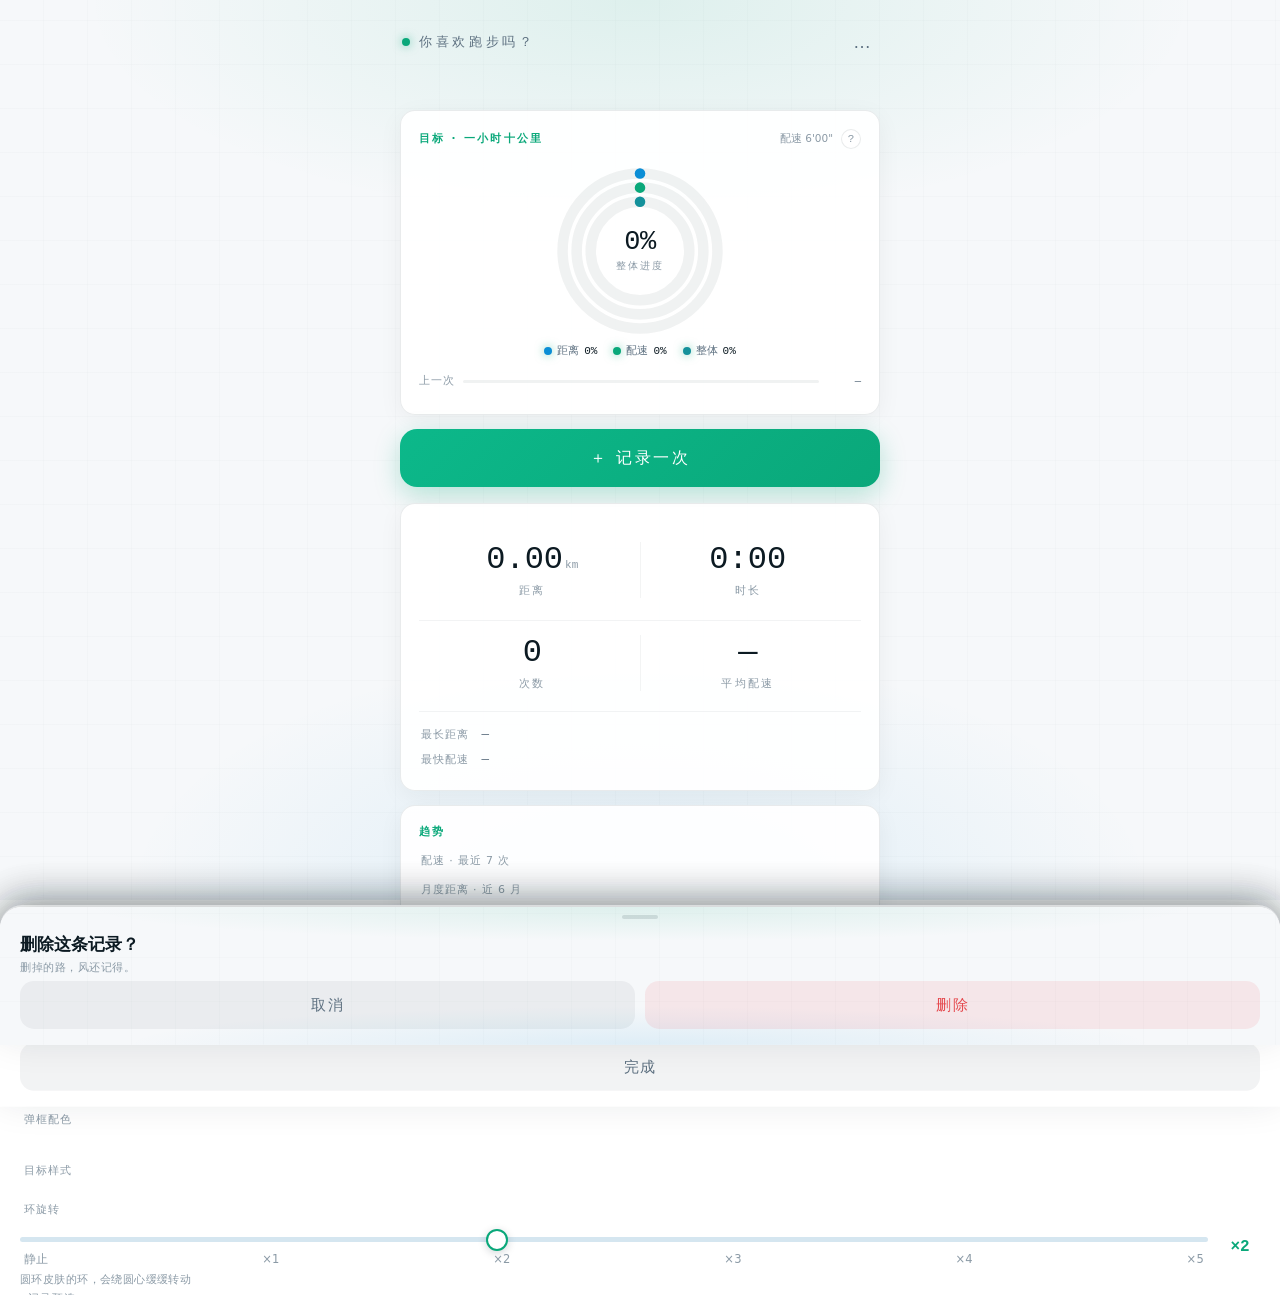
<file: src/index.html>
<!DOCTYPE html>
<html lang="zh-CN">
<head>
<meta charset="UTF-8">
<meta name="viewport" content="width=device-width, initial-scale=1, viewport-fit=cover">
<meta name="theme-color" content="#f6f8fa">
<title>强风吹拂2</title>
<link rel="stylesheet" href="style.css">
</head>
<body>
<div class="app">

  <header class="topbar">
    <span class="dot" aria-hidden="true"></span>
    <span class="brand">你喜欢跑步吗？</span>
    <button class="menu-btn" id="menuBtn" aria-label="菜单">&#8230;</button>
  </header>

  <!-- 每日一言 -->
  <section class="quote">
    <p class="quote-text" id="quoteText"></p>
    <p class="quote-author" id="quoteAuthor"></p>
  </section>

  <!-- 目标：一小时十公里 -->
  <section class="card goal" id="goalCard">
    <div class="goal-head">
      <span class="kicker">目标 · 一小时十公里</span>
      <div class="goal-head-right">
        <span class="goal-meta">配速 6&#39;00&quot;</span>
        <button class="info-btn" id="goalInfo" aria-label="进度如何计算">?</button>
      </div>
    </div>
    <div class="rings-wrap" id="goalSkinRings">
      <div class="rings">
        <svg viewBox="0 0 100 100" width="176" height="176" aria-hidden="true">
          <circle class="ring-track" cx="50" cy="50" r="44"></circle>
          <circle class="ring-arc" id="ringDistArc" cx="50" cy="50" r="44"></circle>
          <circle class="ring-track" cx="50" cy="50" r="36"></circle>
          <circle class="ring-arc" id="ringPaceArc" cx="50" cy="50" r="36"></circle>
          <circle class="ring-track" cx="50" cy="50" r="28"></circle>
          <circle class="ring-arc" id="ringGoalArc" cx="50" cy="50" r="28"></circle>
        </svg>
        <div class="ring-center">
          <span class="ring-center-val mono" id="ringGoalPct">0%</span>
          <span class="ring-center-lbl">整体进度</span>
        </div>
      </div>
    </div>
    <div class="mountain-wrap" id="goalSkinMountain">
      <div class="mountain">
        <svg viewBox="0 0 100 100" aria-hidden="true">
          <defs>
            <linearGradient id="mtSky" x1="0" y1="0" x2="0" y2="1">
              <stop offset="0" stop-color="#fdeef6"></stop>
              <stop offset=".45" stop-color="#e9f3fc"></stop>
              <stop offset="1" stop-color="#f7fafb"></stop>
            </linearGradient>
            <linearGradient id="mtRidge" x1="0" y1="1" x2="0" y2="0">
              <stop offset="0" stop-color="#cfe2f2"></stop>
              <stop offset="1" stop-color="#eaf3fb"></stop>
            </linearGradient>
            <linearGradient id="mtBody" x1="0" y1="1" x2="0" y2="0">
              <stop offset="0" stop-color="#63c98c"></stop>
              <stop offset=".7" stop-color="#8ee0b0"></stop>
              <stop offset="1" stop-color="#c6f0d8"></stop>
            </linearGradient>
            <linearGradient id="mtLine" x1="0" y1="1" x2="0" y2="0">
              <stop offset="0" stop-color="#3b9cd8"></stop>
              <stop offset="1" stop-color="#8ecdf0"></stop>
            </linearGradient>
            <filter id="mtSoft" x="-40%" y="-40%" width="180%" height="180%"><feGaussianBlur stdDeviation="2"></feGaussianBlur></filter>
            <filter id="mtGlow" x="-60%" y="-60%" width="220%" height="220%"><feGaussianBlur stdDeviation="3.2"></feGaussianBlur></filter>
            <path id="mtPath" d="M 6 88 C 26 87 42 70 55 34 C 58 24 64 24 67 34 C 80 70 92 87 96 88 Z"></path>
            <clipPath id="mtClip"><use href="#mtPath"></use></clipPath>
            <clipPath id="mtRise"><rect id="mtRiseRect" x="0" y="88" width="100" height="0"></rect></clipPath>
          </defs>
          <rect x="0" y="0" width="100" height="100" fill="url(#mtSky)"></rect>
          <circle cx="26" cy="20" r="2.2" fill="#fff" opacity=".7" filter="url(#mtSoft)"></circle>
          <circle cx="88" cy="34" r="1.8" fill="#fde3ee" opacity=".7" filter="url(#mtSoft)"></circle>
          <circle cx="14" cy="44" r="1.6" fill="#fff" opacity=".6" filter="url(#mtSoft)"></circle>
          <circle cx="77" cy="20" r="9" fill="#fff" opacity=".9" filter="url(#mtSoft)"></circle>
          <circle cx="77" cy="20" r="6" fill="#ffe9f2" opacity=".95" filter="url(#mtSoft)"></circle>
          <path d="M -4 92 C 22 86 42 66 60 50 C 74 64 86 86 104 92 Z" fill="url(#mtRidge)" opacity=".9"></path>
          <rect class="mt-mist" x="2" y="66" width="96" height="7" rx="3.5" fill="#fff" opacity=".5" filter="url(#mtSoft)"></rect>
          <rect class="mt-mist" x="-6" y="76" width="110" height="6" rx="3" fill="#fff" opacity=".35" filter="url(#mtSoft)"></rect>
          <g class="mt-glow">
            <g clip-path="url(#mtClip)">
              <rect id="mtBodyGlow" x="0" y="28" width="100" height="60" fill="url(#mtBody)" filter="url(#mtGlow)" opacity=".5"></rect>
            </g>
          </g>
          <g clip-path="url(#mtClip)">
            <rect id="mtBody" x="0" y="28" width="100" height="60" fill="url(#mtBody)" opacity=".92"></rect>
          </g>
          <g clip-path="url(#mtRise)">
          <path id="mtOutlineGlow" d="M 6 88 C 26 87 42 70 55 34 C 58 24 64 24 67 34 C 80 70 92 87 96 88 Z" fill="none" stroke="url(#mtLine)" stroke-width="2.6" stroke-linecap="round" filter="url(#mtGlow)" opacity=".55" class="mt-glow"></path>
          <path id="mtOutline" d="M 6 88 C 26 87 42 70 55 34 C 58 24 64 24 67 34 C 80 70 92 87 96 88 Z" fill="none" stroke="url(#mtLine)" stroke-width="2.2" stroke-linecap="round"></path>
          </g>
          <path d="M 6 88 C 26 87 42 70 55 34 C 58 24 64 24 67 34 C 80 70 92 87 96 88 Z" fill="none" stroke="#9fb8cc" stroke-width="1.4" stroke-dasharray="2 4" opacity=".55"></path>
          <g>
            <line id="mtPole" x1="61" y1="88" x2="61" y2="79" stroke="#0c1a22" stroke-width="1.4" stroke-linecap="round"></line>
            <path id="mtFlagGlow" d="M 61 79 L 69 82 L 61 85 Z" fill="#f48fb1" filter="url(#mtSoft)"></path>
            <path id="mtFlag" d="M 61 79 L 69 82 L 61 85 Z" fill="#f48fb1"></path>
            <rect id="mtPillBg" x="53" y="69.7" width="16" height="8.6" rx="4.3" fill="#fde9f1" stroke="#f6b6cc" stroke-width=".7"></rect>
            <text id="mtPill" x="61" y="74.7" text-anchor="middle" font-size="6.4" font-weight="600" fill="#d45f8d">0%</text>
          </g>
          <rect x="0" y="87" width="100" height="9" fill="#c8dcec" opacity=".5" filter="url(#mtSoft)"></rect>
        </svg>
      </div>
    </div>

    

    <div class="ring-legend">
      <span class="lg"><i class="dot d-dist"></i>距离 <b class="mono" id="ringDistPct">0%</b></span>
      <span class="lg"><i class="dot d-pace"></i>配速 <b class="mono" id="ringPacePct">0%</b></span>
      <span class="lg"><i class="dot d-goal"></i>整体 <b class="mono" id="ringGoalPctSub">0%</b></span>
    </div>


    <p class="ring-note mono" id="ringNote"></p>
    <div class="last-row">
      <span class="last-lbl">上一次</span>
      <div class="last-bar"><div class="last-fill" id="goalLastBar"></div></div>
      <span class="last-val mono" id="goalLastVal">&mdash;</span>
    </div>
    <p class="goal-pred mono" id="goalPred"></p>
    <p class="poem" id="goalPoem"></p>
  </section>

  <!-- 记录按钮 -->
  <button class="record-btn" id="recordBtn">&#65291; 记录一次</button>

  <!-- 统计 -->
  <section class="card" id="statCard">
    <div class="stats">
      <div class="stat">
        <div class="num mono" id="statDist">0.00<small>km</small></div>
        <div class="lbl">距离</div>
      </div>
      <div class="stat">
        <div class="num mono" id="statTime">0:00</div>
        <div class="lbl">时长</div>
      </div>
    </div>
    <div class="stats stats-b">
      <div class="stat">
        <div class="num mono" id="statCount">0</div>
        <div class="lbl">次数</div>
      </div>
      <div class="stat">
        <div class="num mono" id="statPace">&mdash;</div>
        <div class="lbl">平均配速</div>
      </div>
    </div>
    <div class="best">
      <div class="best-row">
        <span class="best-k">最长距离</span>
        <span class="best-v mono" id="bestDist">&mdash;</span>
      </div>
      <div class="best-row">
        <span class="best-k">最快配速</span>
        <span class="best-v mono" id="bestPace">&mdash;</span>
      </div>
    </div>
  </section>

  <!-- 趋势 -->
  <section class="card trend" id="trendCard">
    <div class="trend-head"><span class="kicker">趋势</span></div>
    <div class="trend-sec">
      <div class="trend-lbl">配速 · 最近 7 次</div>
      <div class="chart" id="paceChart"></div>
    </div>
    <div class="trend-sec">
      <div class="trend-lbl">月度距离 · 近 6 月</div>
      <div class="chart" id="monthChart"></div>
    </div>
  </section>

  <!-- 日历 -->
  <section class="card cal" id="calCard">
    <div class="cal-head">
      <button class="cal-title" id="calTitle" aria-label="跳转月份"></button>
      <div class="cal-nav">
        <button class="nav" id="calPrev" aria-label="上一月">&#8249;</button>
        <button class="nav today-nav" id="calToday">今</button>
        <button class="nav" id="calNext" aria-label="下一月">&#8250;</button>
      </div>
    </div>
    <div class="cal-stats">
      <div class="stat"><div class="num mono" id="mCount">0</div><div class="lbl">本月次数</div></div>
      <div class="stat"><div class="num mono" id="mDist">0.00<small>km</small></div><div class="lbl">本月距离</div></div>
      <div class="stat"><div class="num mono" id="mTime">0:00</div><div class="lbl">本月时长</div></div>
    </div>
    <div class="cal-week"><span>日</span><span>一</span><span>二</span><span>三</span><span>四</span><span>五</span><span>六</span></div>
    <div class="cal-grid" id="calGrid"></div>
    
  </section>

  <footer class="foot">从 0 到 10 km</footer>
</div>

<div class="overlay" id="overlay"></div>

<!-- 记录 / 修改 sheet -->
<div class="sheet" id="recordSheet" role="dialog" aria-modal="true">
  <div class="sheet-handle"></div>
  <div class="sheet-head">
    <div>
      <div class="sheet-title" id="sheetTitle">记录一次</div>
      <div class="sheet-sub">跑过的路，都算数。</div>
    </div>
    <button class="sheet-close" id="sheetClose" aria-label="关闭">&#215;</button>
  </div>
  <div class="sheet-body">
    <div class="field">
      <label>时间</label>
      <div class="field-ctrl">
        <input type="datetime-local" id="fTime">
        <button class="chip" id="fNow">此刻</button>
      </div>
    </div>
    <div class="field">
      <label>距离</label>
      <div class="field-ctrl">
        <input type="number" id="fDist" inputmode="decimal" placeholder="5.00" step="0.01" min="0" max="100">
        <span class="suffix">km</span>
      </div>
      <div class="preset-row" id="presetDist"></div>
    </div>
    <div class="field">
      <label>时长</label>
      <div class="field-ctrl dur">
        <input type="number" id="fMin" inputmode="numeric" placeholder="32" min="0" max="999" aria-label="分钟">
        <span class="colon">:</span>
        <input type="number" id="fSec" inputmode="numeric" placeholder="15" min="0" max="59" aria-label="秒">
      </div>
      <div class="preset-row" id="presetDur"></div>
    </div>
    <div class="pace-chip" id="paceChip">配速 <span id="paceVal" class="mono">&mdash;</span></div>
    <div class="field">
      <label>感受 <span class="opt">· 可不填</span></label>
      <div class="field-ctrl">
        <textarea id="fNote" maxlength="100" rows="3" placeholder="今天跑起来的感觉&hellip;&hellip;"></textarea>
        <span class="counter" id="noteCount">0/100</span>
      </div>
      <div class="preset-row preset-feel" id="presetFeel"></div>
    </div>
  </div>
  <div class="sheet-foot">
    <button class="btn ghost" id="sheetCancel">取消</button>
    <button class="btn primary" id="sheetSave">保存</button>
  </div>
</div>

<!-- 某天详情 sheet -->
<div class="sheet" id="detailSheet" role="dialog" aria-modal="true">
  <div class="sheet-handle"></div>
  <div class="sheet-head">
    <div>
      <div class="sheet-title" id="detailTitle"></div>
      <div class="sheet-sub" id="detailSub"></div>
    </div>
    <button class="sheet-close" id="detailClose" aria-label="关闭">&#215;</button>
  </div>
  <div class="sheet-body" id="detailList"></div>
  <div class="sheet-foot">
    <button class="btn ghost" id="detailDone">完成</button>
  </div>
</div>

<!-- 目标说明 sheet -->
<div class="sheet" id="infoSheet" role="dialog" aria-modal="true">
  <div class="sheet-handle"></div>
  <div class="sheet-head">
    <div>
      <div class="sheet-title">进度怎么算</div>
      <div class="sheet-sub">目标：一次跑完 10 km &middot; 用时 &le; 60 分</div>
    </div>
    <button class="sheet-close" id="infoClose" aria-label="关闭">&#215;</button>
  </div>
  <div class="sheet-body info-body">
    <div class="info-item">
      <div class="info-k">距离</div>
      <div class="info-v">最长单次 &divide; 10 km，超过 10 km 继续累积（不封顶）</div>
    </div>
    <div class="info-item">
      <div class="info-k">配速</div>
      <div class="info-v">距离权重 &times; (25% + 75% &times; 配速达成)，距离达 8 km 权重满分；取历史最佳单次</div>
    </div>
    <div class="info-item">
      <div class="info-k">整体</div>
      <div class="info-v">距离达成 &times; (50% + 50% &times; 配速达成)，取历史最佳单次</div>
    </div>
    <div class="info-item">
      <div class="info-k">配速达成</div>
      <div class="info-v">6&#39;00&quot; 记 100%，8&#39;00&quot; 记 0%，中间线性；比 6&#39;00&quot; 快则每快 15 秒 +5%</div>
    </div>
    <div class="info-item">
      <div class="info-k">上一次</div>
      <div class="info-v">最近一次跑步的整体含金量，仅供参考</div>
    </div>
    <div class="info-item">
      <div class="info-k">达成条件</div>
      <div class="info-v">距离 &ge;10 km；配速：距离 &ge;8 km 且配速 &le;6&#39;00&quot;</div>
    </div>
    <p class="info-eg mono">例：9 km @ 6&#39;00&quot; &rarr; 距离 90% / 配速 100% / 整体 90%<br>跑得快有加成：8 km @ 5&#39;45&quot; &rarr; 配速 105%</p>
  </div>
  <div class="sheet-foot">
    <button class="btn ghost" id="infoDone">知道啦</button>
  </div>
</div>
<!-- 月份跳转 sheet -->
<div class="sheet" id="jumpSheet" role="dialog" aria-modal="true">
  <div class="sheet-handle"></div>
  <div class="sheet-head">
    <div>
      <div class="sheet-title">跳转到</div>
      <div class="sheet-sub">有跑步记录的月份</div>
    </div>
    <button class="sheet-close" id="jumpClose" aria-label="关闭">&#215;</button>
  </div>
  <div class="sheet-body" id="jumpList"></div>
</div>
<!-- 菜单 sheet -->
<div class="sheet" id="menuSheet" role="dialog" aria-modal="true">
  <div class="sheet-handle"></div>
  <div class="sheet-head">
    <div>
      <div class="sheet-title">菜单</div>
      <div class="sheet-sub" id="menuVer"></div>
    </div>
    <button class="sheet-close" id="menuClose" aria-label="关闭">&#215;</button>
  </div>
    <div class="bg-sec">
    <div class="bg-lbl">背景</div>
    <div class="bg-row" id="bgRow"></div>
  </div>
  <div class="cardbg-sec">
    <div class="bg-lbl">卡片配色</div>
    <div id="cardBgRows"></div>
  </div>

  <div class="sheetbg-sec">
    <div class="bg-lbl">弹框配色</div>
    <div class="bg-row" id="sheetBgRow"></div>
  </div>

    <div class="goalskin-sec">
    <div class="bg-lbl">目标样式</div>
    <div class="goalskin-row" id="goalSkinRow"></div>
  </div>

  <div class="spin-sec">
    <div class="bg-lbl">环旋转</div>
    <div class="spin-row" id="spinRow">
      <div class="spin-slider-wrap">
        <input type="range" id="spinSlider" min="0" max="5" step="1" value="2" aria-label="环旋转速度">
        <div class="spin-ticks"><span>静止</span><span>&times;1</span><span>&times;2</span><span>&times;3</span><span>&times;4</span><span>&times;5</span></div>
      </div>
      <div class="spin-val" id="spinLabel">&times;2</div>
    </div>
    <div class="spin-hint">圆环皮肤的环，会绕圆心缓缓转动</div>
  </div>
<div class="preset-sec">
    <div class="bg-lbl">记录预选</div>
    <div id="presetSettings"></div>
  </div>
<div class="menu-list">
    <button class="menu-item" id="menuCheckUpdate"><span>检查更新</span><span class="arrow">&#8250;</span></button>
    <button class="menu-item" id="menuBackup"><span>备份存档</span><span class="arrow">&#8250;</span></button>
    <button class="menu-item" id="menuExport"><span>导出数据（JSON）</span><span class="arrow">&#8250;</span></button>
    <button class="menu-item" id="menuImport"><span>导入数据（JSON）</span><span class="arrow">&#8250;</span></button>
    <button class="menu-item" id="menuDiag"><span>导出诊断日志</span><span class="arrow">&#8250;</span></button>
    <button class="menu-item" id="menuAbout"><span>关于与更新记录</span><span class="arrow">&#8250;</span></button>
  </div>
</div>

<!-- 关于 sheet -->
<div class="sheet" id="aboutSheet" role="dialog" aria-modal="true">
  <div class="sheet-handle"></div>
  <div class="sheet-head">
    <div>
      <div class="sheet-title">强风吹拂2</div>
      <div class="sheet-sub" id="aboutVer"></div>
    </div>
    <button class="sheet-close" id="aboutClose" aria-label="关闭">&#215;</button>
  </div>
  <div class="sheet-body">
    <p class="about-line">从 0 开始，跑向一小时十公里。</p>
    <div class="about-k">更新记录</div>
    <ul class="changelog" id="changelog"></ul>
  </div>
  <div class="sheet-foot">
    <button class="btn ghost" id="aboutDone">完成</button>
  </div>
</div>
<!-- 删除确认 sheet -->
<div class="sheet" id="confirmSheet" role="dialog" aria-modal="true">
  <div class="sheet-handle"></div>
  <div class="confirm-body">
    <div class="sheet-title">删除这条记录？</div>
    <div class="sheet-sub">删掉的路，风还记得。</div>
  </div>
  <div class="sheet-foot">
    <button class="btn ghost" id="confirmCancel">取消</button>
    <button class="btn danger" id="confirmOk">删除</button>
  </div>
</div>

<!-- 彩蛋 -->
<div class="egg" id="egg" role="dialog" aria-modal="true">
  <div class="egg-inner">
    <div class="egg-emoji" id="eggEmoji"></div>
    <div class="egg-title" id="eggTitle"></div>
    <div class="egg-msg" id="eggMsg"></div>
    <button class="btn primary egg-btn" id="eggOk">收下</button>
  </div>
</div>

<!-- 记录鼓励 -->
<div class="praise" id="praise" aria-hidden="true">
  <div class="praise-inner">
    <button class="praise-btn" id="praiseBtn" type="button" aria-label="击掌庆祝">🖐️</button>
  </div>
</div>

<div class="toast" id="toast"></div>
<input type="file" id="importFile" accept="application/json,.json,text/plain" style="display:none">

<!-- JS 模块 -->
<script src="js/01-core.js"></script>
<script src="js/02-storage.js"></script>
<script src="js/03-render.js"></script>
<script src="js/04-calendar.js"></script>
<script src="js/05-trend.js"></script>
<script src="js/06-records.js"></script>
<script src="js/07-settings.js"></script>
<script src="js/08-events.js"></script>
<script src="js/09-eggs.js"></script>
<script src="js/10-app.js"></script>
<!-- /JS 模块 -->
</body>
</html>
</file>
<file: src/style.css>
:root{
  --bg:#f6f8fa;
  --card:#ffffff;
  --ink:#0c1a22;
  --sub:#5d7080;
  --weak:#8b9aa6;
  --green:#0aa87a;
  --blue:#0b8ed6;
  --danger:#e5484d;
  --line:rgba(13,32,45,.09);
  --line-soft:rgba(13,32,45,.05);
  --mono:ui-monospace,"SF Mono",Menlo,Consolas,monospace;
  --sans:-apple-system,"PingFang SC","Microsoft YaHei",system-ui,sans-serif;
}

*{box-sizing:border-box;margin:0;padding:0;-webkit-tap-highlight-color:transparent;}
html{-webkit-text-size-adjust:100%;}

body::before{
  content:'';
  position:fixed;inset:0;z-index:-1;
  background-color:var(--bg);
  background-image:
    radial-gradient(70% 40% at 50% 0%, rgba(10,168,122,.10), transparent 62%),
    radial-gradient(65% 45% at 50% 100%, rgba(11,142,214,.10), transparent 62%),
    repeating-linear-gradient(0deg, transparent 0 43px, rgba(13,32,45,.035) 44px),
    repeating-linear-gradient(90deg, transparent 0 43px, rgba(13,32,45,.035) 44px);
}

body{
  font-family:var(--sans);
  color:var(--ink);

  min-height:100vh;
  min-height:100dvh;
}

.app{
  max-width:520px;
  margin:0 auto;
  padding:calc(env(safe-area-inset-top) + 6px) 20px calc(env(safe-area-inset-bottom) + 110px);
}

.mono{font-family:var(--mono);font-variant-numeric:tabular-nums;}

/* ---------- 顶栏 ---------- */
.topbar{display:flex;align-items:center;gap:9px;padding:14px 2px 18px;}
.dot{
  width:8px;height:8px;border-radius:50%;
  background:var(--green);
  box-shadow:0 0 10px rgba(10,168,122,.55);
  animation:breathe 2.6s ease-in-out infinite;
}
@keyframes breathe{0%,100%{opacity:.5;transform:scale(.85);}50%{opacity:1;transform:scale(1.05);}}
.brand{font-size:13px;color:var(--sub);letter-spacing:.28em;font-weight:500;}
.menu-btn{margin-left:auto;width:32px;height:32px;border:none;background:transparent;color:var(--sub);font-size:18px;line-height:1;cursor:pointer;border-radius:9px;}
.menu-btn:active{background:rgba(13,32,45,.05);}
.menu-list{padding:4px 2px 10px;}
.menu-item{display:flex;justify-content:space-between;align-items:center;width:100%;padding:14px 4px;border:none;background:transparent;font-size:15px;color:var(--ink);cursor:pointer;border-bottom:1px solid var(--line-soft);font-family:var(--sans);}
.menu-item:last-child{border-bottom:none;}
.menu-item .arrow{color:var(--weak);font-size:14px;}
.menu-item:active{color:var(--green);}

/* ---------- 背景选择 ---------- */
.bg-sec{padding:4px 4px 14px;border-bottom:1px solid var(--line-soft);margin-bottom:6px;}
.bg-lbl{font-size:11px;color:var(--weak);letter-spacing:.1em;margin:0 0 10px 4px;}
.bg-row{display:flex;gap:9px;overflow-x:auto;padding:2px 4px 10px;scrollbar-width:none;-webkit-overflow-scrolling:touch;}
.bg-row::-webkit-scrollbar{display:none;}
.bg-swatch{flex:0 0 auto;width:42px;height:42px;border-radius:13px;border:2px solid var(--line);background-color:#f6f8fa;cursor:pointer;padding:0;}
.bg-swatch.on{border-color:var(--green);box-shadow:0 0 0 1px var(--green);}

/* ---------- 卡片配色 ---------- */
.cardbg-sec{padding:4px 4px 6px;border-bottom:1px solid var(--line-soft);margin-bottom:6px;}
.cbg-row{display:flex;align-items:center;gap:8px;padding:4px 2px;}
.cbg-label{flex:0 0 32px;font-size:12px;color:var(--sub);}
.cbg-swatches{display:flex;gap:6px;overflow-x:auto;scrollbar-width:none;-webkit-overflow-scrolling:touch;padding:2px 0 6px;}
.cbg-swatches::-webkit-scrollbar{display:none;}
.cbg-swatch{flex:0 0 auto;width:26px;height:26px;border-radius:9px;border:2px solid var(--line);cursor:pointer;padding:0;}
.cbg-swatch.on{border-color:var(--green);box-shadow:0 0 0 1px var(--green);}
.card.tint-mist{background:rgba(238,241,244,.95);}
.card.tint-sakura{background:rgba(253,241,245,.95);}
.card.tint-mint{background:rgba(238,250,244,.95);}
.card.tint-sky{background:rgba(238,246,253,.95);}
.card.tint-cream{background:rgba(250,245,236,.95);}
.card.tint-lav{background:rgba(244,241,251,.95);}
.card.tint-grass{background:rgba(232,245,233,.95);}
.card.tint-matcha{background:rgba(216,232,211,.95);}
.card.tint-sage{background:rgba(197,208,180,.95);}
.card.tint-moss{background:rgba(200,230,201,.95);}
.card.tint-seafoam{background:rgba(178,223,219,.95);}
.card.tint-celadon{background:rgba(168,230,206,.95);}

body[data-bg="snow"]::before{background-color:#ffffff;background-image:none;}
body[data-bg="mist"]::before{background-color:#eef1f4;background-image:none;}
body[data-bg="sakura"]::before{background-color:#fdf1f5;background-image:none;}
body[data-bg="mint"]::before{background-color:#eefaf4;background-image:none;}
body[data-bg="sky"]::before{background-color:#eef6fd;background-image:none;}
body[data-bg="cream"]::before{background-color:#faf5ec;background-image:none;}
body[data-bg="lav"]::before{background-color:#f4f1fb;background-image:none;}
body[data-bg="grass"]::before{background-color:#e8f5e9;background-image:none;}
body[data-bg="matcha"]::before{background-color:#d8e8d3;background-image:none;}
body[data-bg="sage"]::before{background-color:#c5d0b4;background-image:none;}
body[data-bg="moss"]::before{background-color:#c8e6c9;background-image:none;}
body[data-bg="seafoam"]::before{background-color:#b2dfdb;background-image:none;}
body[data-bg="celadon"]::before{background-color:#a8e6ce;background-image:none;}
body[data-bg="lines-h"]::before{background-color:#f7f8fa;background-image:repeating-linear-gradient(0deg, transparent 0 13px, rgba(13,32,45,.05) 14px);}
body[data-bg="lines-v"]::before{background-color:#f7f8fa;background-image:repeating-linear-gradient(90deg, transparent 0 13px, rgba(13,32,45,.05) 14px);}
body[data-bg="diag"]::before{background-color:#f7f8fa;background-image:repeating-linear-gradient(45deg, rgba(13,32,45,.05) 0 1px, transparent 1px 11px);}
body[data-bg="grid"]::before{background-color:#f7f8fa;background-image:repeating-linear-gradient(0deg, transparent 0 19px, rgba(13,32,45,.05) 20px),repeating-linear-gradient(90deg, transparent 0 19px, rgba(13,32,45,.05) 20px);}
body[data-bg="dots"]::before{background-color:#f7f8fa;background-image:radial-gradient(rgba(13,32,45,.09) 1.2px, transparent 1.3px);background-size:16px 16px;}
body[data-bg="waves"]::before{background-color:#f7f8fa;background-image:radial-gradient(circle at 0 0, rgba(13,32,45,.055) 2px, transparent 2.5px),radial-gradient(circle at 16px 16px, rgba(13,32,45,.055) 2px, transparent 2.5px);background-size:32px 32px;}
body[data-bg="cross"]::before{background-color:#f7f8fa;background-image:repeating-linear-gradient(45deg, rgba(13,32,45,.045) 0 1px, transparent 1px 12px),repeating-linear-gradient(-45deg, rgba(13,32,45,.045) 0 1px, transparent 1px 12px);}

.about-line{font-size:13px;color:var(--sub);margin-bottom:14px;}
.about-k{font-size:11px;color:var(--weak);letter-spacing:.1em;margin-bottom:8px;}
.changelog{list-style:none;}
.changelog li{font-size:12.5px;color:var(--ink);line-height:1.7;padding:6px 0;border-bottom:1px solid var(--line-soft);}
.changelog li:last-child{border-bottom:none;}

/* ---------- 卡片 ---------- */
.card{
  background:rgba(255,255,255,.92);
  border:1px solid var(--line);
  border-radius:15px;
  box-shadow:0 6px 24px rgba(13,32,45,.05);
  padding:18px 18px 16px;
  margin-bottom:14px;
}

/* ---------- 每日一言 ---------- */
.quote{padding:10px 8px 16px;}
.quote-text{
  font-size:17px;line-height:1.7;font-weight:500;
  animation:quoteIn .6s cubic-bezier(.22,.61,.36,1), quoteBreath 5s ease-in-out 1s infinite;
}
.quote-author{text-align:right;margin-top:8px;font-size:11px;color:var(--weak);letter-spacing:.06em;}
@keyframes quoteIn{from{opacity:0;transform:translateY(8px);}to{opacity:1;transform:none;}}
@keyframes quoteBreath{0%,100%{opacity:1;}50%{opacity:.78;}}

/* ---------- 目标 ---------- */
.goal-head{display:flex;justify-content:space-between;align-items:center;margin-bottom:14px;gap:10px;}
.kicker{font-size:10.5px;color:var(--green);letter-spacing:.22em;font-weight:600;}
.goal-meta{font-size:10.5px;color:var(--weak);white-space:nowrap;}
.bar{height:6px;border-radius:999px;background:rgba(13,32,45,.06);overflow:hidden;margin-bottom:12px;}
.bar-fill{
  height:100%;width:0;border-radius:999px;
  background:linear-gradient(90deg,#0aa87a,#2bd9a4);
  box-shadow:0 0 12px rgba(10,168,122,.4);
  transition:width .6s cubic-bezier(.22,.61,.36,1);
}
.goal-nums{display:flex;align-items:baseline;gap:6px;margin-bottom:12px;}
.goal-nums .big{font-size:clamp(30px,9vw,42px);font-weight:200;letter-spacing:-.02em;line-height:1;}
.goal-best{font-size:11px;color:var(--sub);white-space:nowrap;font-weight:400;text-align:right;} .goal-best:empty{display:none;}
.goal-pred{font-size:11px;color:var(--weak);margin-top:8px;text-align:right;letter-spacing:.04em;}
.goal-head-right{display:flex;align-items:center;gap:8px;}
.info-btn{
  width:20px;height:20px;border:1px solid var(--line);border-radius:50%;
  background:#fff;color:var(--weak);font-family:var(--mono);font-size:11px;
  cursor:pointer;display:flex;align-items:center;justify-content:center;padding:0;
}
.info-btn:active{transform:scale(.92);}
.last-row{display:flex;align-items:center;gap:8px;margin-top:10px;}
.last-lbl{font-size:10.5px;color:var(--weak);letter-spacing:.1em;white-space:nowrap;}
.last-bar{flex:1;height:3px;border-radius:999px;background:rgba(13,32,45,.06);overflow:hidden;}
.last-fill{height:100%;width:0;border-radius:999px;background:rgba(10,168,122,.5);transition:width .6s cubic-bezier(.22,.61,.36,1);}
.last-val{font-size:10.5px;color:var(--sub);min-width:34px;text-align:right;white-space:nowrap;}
.info-body{padding-bottom:2px;}
.info-item{padding:10px 0;border-bottom:1px solid var(--line-soft);}
.info-item:last-of-type{border-bottom:none;}
.info-k{font-size:11px;color:var(--weak);letter-spacing:.08em;margin-bottom:4px;}
.info-v{font-size:13px;color:var(--ink);line-height:1.6;}
.info-eg{margin-top:12px;font-size:11.5px;color:var(--green);background:rgba(10,168,122,.06);border:1px solid rgba(10,168,122,.16);border-radius:10px;padding:8px 12px;text-align:center;}
.poem{margin-top:10px;font-size:11.5px;color:var(--sub);letter-spacing:.04em;}
/* ---------- 目标样式 ---------- */
.rings-wrap .rings{position:relative;width:176px;height:176px;margin:6px auto 4px;}
.rings-wrap .rings svg{position:absolute;inset:0;width:100%;height:100%;display:block;transform:rotate(-90deg);}
.ring-track{fill:none;stroke:rgba(13,32,45,.06);stroke-width:6;}
.ring-arc{fill:none;stroke-width:6;stroke-linecap:round;stroke-dasharray:0 999;transition:stroke-dasharray .6s cubic-bezier(.22,.61,.36,1);}
#ringDistArc{stroke:var(--blue);}
#ringPaceArc{stroke:var(--green);}
#ringGoalArc{stroke:#14919b;}
.ring-arc.done{stroke:#d9a441;}
.ring-center{position:absolute;inset:0;display:flex;flex-direction:column;align-items:center;justify-content:center;gap:3px;pointer-events:none;}
.ring-center-val{font-size:27px;font-weight:500;color:var(--ink);letter-spacing:-.02em;line-height:1;}
.ring-center-val.done{color:#c98a2e;}
.ring-center-lbl{font-size:10px;color:var(--weak);letter-spacing:.22em;}

/* 圆环皮肤：三层环各自绕圆心旋转，速度不同（内快外慢，如行星公转） */
.ring-arc{transform-box:view-box;transform-origin:50% 50%;}
@keyframes ringSpin{from{transform:rotate(0deg);}to{transform:rotate(360deg);}}
#ringDistArc{animation:ringSpin var(--spin-dist,17s) linear infinite;}
#ringPaceArc{animation:ringSpin var(--spin-pace,13s) linear infinite reverse;}
#ringGoalArc{animation:ringSpin var(--spin-goal,10s) linear infinite;}
body[data-spin="off"] #ringDistArc,
body[data-spin="off"] #ringPaceArc,
body[data-spin="off"] #ringGoalArc{animation:none;}
@media (prefers-reduced-motion: reduce){#ringDistArc,#ringPaceArc,#ringGoalArc{animation:none;}}

/* 山峰 */
.mountain-wrap .mountain{width:220px;margin:4px auto 2px;}
.mountain-wrap .mountain svg{width:100%;height:auto;display:block;}
.mt-mist{animation:mtDrift 7s ease-in-out infinite alternate;}
.mt-glow{animation:mtBreathe 4s ease-in-out infinite;}
@keyframes mtDrift{from{transform:translateX(-4px);}to{transform:translateX(6px);}}
@keyframes mtBreathe{0%,100%{opacity:.55;}50%{opacity:.85;}}

/* 皮肤切换 */
#goalSkinMountain{display:none;}
body[data-goalskin="mountain"] #goalSkinMountain{display:block;}
body[data-goalskin="mountain"] #goalSkinRings{display:none;}

/* 环旋转设置 */
.spin-sec{margin-top:14px;}
.spin-row{display:flex;align-items:center;gap:12px;}
.spin-slider-wrap{flex:1;min-width:0;}
#spinSlider{width:100%;height:5px;-webkit-appearance:none;appearance:none;border-radius:5px;background:linear-gradient(90deg,#d5e6f0,#d5e6f0);outline:none;margin:0;}
#spinSlider::-webkit-slider-thumb{-webkit-appearance:none;appearance:none;width:22px;height:22px;border-radius:50%;background:#fff;border:2px solid #0aa87a;box-shadow:0 2px 8px rgba(13,32,45,.18);cursor:pointer;}
#spinSlider::-moz-range-thumb{width:22px;height:22px;border-radius:50%;background:#fff;border:2px solid #0aa87a;box-shadow:0 2px 8px rgba(13,32,45,.18);cursor:pointer;}
.spin-ticks{display:flex;justify-content:space-between;padding:6px 4px 0;font-size:11.5px;color:var(--weak);letter-spacing:.02em;}
.spin-val{min-width:40px;text-align:center;font-family:var(--mono,monospace);font-size:16px;font-weight:700;color:#0aa87a;}
.spin-hint{font-size:10.5px;color:var(--weak);margin-top:6px;letter-spacing:.04em;}

/* 共享图例与说明 */
.ring-legend{display:flex;justify-content:center;gap:16px;margin:4px 0 6px;flex-wrap:wrap;}
.lg{display:flex;align-items:center;gap:5px;font-size:11px;color:var(--sub);}
.lg b{color:var(--ink);font-weight:500;}
.dot{width:8px;height:8px;border-radius:50%;display:inline-block;flex:0 0 auto;}
.d-dist{background:var(--blue);}
.d-pace{background:var(--green);}
.d-goal{background:#14919b;}
body[data-goalskin="mountain"] .d-dist{background:#3b9cd8;}
body[data-goalskin="mountain"] .d-pace{background:#63c98c;}
body[data-goalskin="mountain"] .d-goal{background:#f48fb1;}
.ring-note{font-size:10.5px;color:var(--sub);text-align:center;margin:0 0 4px;white-space:nowrap;overflow:hidden;text-overflow:ellipsis;}

/* 目标样式选择器 */
.goalskin-sec{margin-top:14px;}
.goalskin-row{display:flex;gap:10px;}
.goalskin-card{flex:1;border:1px solid var(--line);border-radius:14px;background:#fff;padding:8px;display:flex;flex-direction:column;align-items:center;gap:6px;cursor:pointer;font-family:var(--sans);}
.goalskin-card.on{border-color:#0aa87a;box-shadow:0 0 0 1px #0aa87a;}
.sk-pv{width:66px;height:66px;display:block;}
.goalskin-name{font-size:11px;color:var(--sub);}
.goalskin-card.on .goalskin-name{color:var(--ink);font-weight:600;}
/* ---------- 记录按钮 ---------- */
.record-btn{
  display:block;width:100%;height:58px;margin:6px 0 16px;
  border:none;border-radius:17px;cursor:pointer;
  font-family:var(--sans);font-size:16px;letter-spacing:.16em;color:#fff;
  background:linear-gradient(135deg,#0cb88a,#0aa87a);
  box-shadow:0 8px 26px rgba(10,168,122,.28);
  animation:glow 4s ease-in-out infinite;
}
.record-btn:active{transform:scale(.985);}
@keyframes glow{0%,100%{box-shadow:0 8px 26px rgba(10,168,122,.28);}50%{box-shadow:0 10px 38px rgba(10,168,122,.46);}}

/* ---------- 统计 ---------- */
.stats{display:flex;padding:20px 6px;}
.stat{flex:1;text-align:center;}
.stat + .stat{border-left:1px solid var(--line-soft);}
.stat .num{font-size:clamp(24px,7vw,32px);font-weight:200;line-height:1.1;}
.stat .num small{font-size:11px;color:var(--weak);font-weight:400;margin-left:2px;}
.stat .lbl{margin-top:6px;font-size:11px;color:var(--weak);letter-spacing:.2em;}


/* ---------- 次数 / 平均配速（第二行） ---------- */
.stats-b{border-top:1px solid var(--line-soft);padding:14px 6px 18px;margin-top:2px;}

.best{border-top:1px solid var(--line-soft);padding:10px 2px 2px;margin-top:2px;}
.best-row{display:grid;grid-template-columns:auto 1fr;align-items:center;padding:5px 0;gap:12px;}
.best-k{font-size:11px;color:var(--weak);letter-spacing:.1em;white-space:nowrap;}
.best-v{display:flex;align-items:center;font-size:12.5px;color:var(--sub);font-variant-numeric:tabular-nums;} .bv{white-space:nowrap;} .bv-d{min-width:82px;text-align:right;} .bv-p{min-width:62px;text-align:right;} .bv-date{margin-left:auto;text-align:right;}

/* ---------- 日历 ---------- */
.cal-stats{display:flex;padding:16px 4px 14px;border-top:1px solid var(--line-soft);margin-bottom:14px;}
.cal-stats .stat .num{font-size:clamp(18px,5.5vw,24px);}
.cal-stats .stat .num small{font-size:10px;}
.cal-stats .stat .lbl{margin-top:5px;font-size:10.5px;letter-spacing:.14em;}
.cal-head{display:flex;justify-content:space-between;align-items:center;margin-bottom:12px;}
.cal-title{font-size:14px;font-weight:600;letter-spacing:.06em;border:none;background:transparent;color:var(--ink);cursor:pointer;padding:0;display:inline-flex;align-items:center;gap:5px;}
.cal-title::after{content:'▾';font-size:10px;color:var(--weak);}
.jump-item.current{color:var(--green);font-weight:600;}
.jump-empty{font-size:12.5px;color:var(--weak);text-align:center;padding:26px 0;}
.cal-nav{display:flex;gap:6px;}
.nav.disabled{opacity:.35;pointer-events:none;}
.nav{
  width:30px;height:30px;border:1px solid var(--line);
  background:#fff;border-radius:9px;color:var(--sub);
  font-size:15px;cursor:pointer;line-height:1;
  display:flex;align-items:center;justify-content:center;
}
.nav:active{transform:scale(.94);}
.today-nav{font-size:11px;letter-spacing:.05em;display:none;}
.today-nav.show{display:flex;}
.cal-week{display:grid;grid-template-columns:repeat(7,1fr);margin-bottom:4px;}
.cal-week span{text-align:center;font-size:10.5px;color:var(--weak);padding:4px 0;}
.cal-grid{display:grid;grid-template-columns:repeat(7,1fr);gap:2px;}
.day{
  height:46px;display:flex;flex-direction:column;align-items:center;justify-content:center;gap:3px;
  border-radius:12px;cursor:pointer;font-size:13px;color:var(--ink);
}
.day.blank{cursor:default;}
.day.today{border:1px solid var(--green);color:var(--green);font-weight:600;}
.day .mark{font-size:10px;line-height:1;font-weight:600;color:transparent;}
.day.has .mark{color:var(--blue);text-shadow:0 0 8px rgba(11,142,214,.45);}
.day:active{background:rgba(13,32,45,.04);}


.foot{text-align:center;font-size:10.5px;color:var(--weak);letter-spacing:.2em;padding-top:8px;}

/* ---------- 弹层 ---------- */
.overlay{
  position:fixed;inset:0;z-index:30;
  background:rgba(13,32,45,.22);
  opacity:0;pointer-events:none;transition:opacity .3s;
}
.overlay.open{opacity:1;pointer-events:auto;}

.sheet{
  position:fixed;left:0;right:0;bottom:0;z-index:40;
  background:#fff;border-radius:22px 22px 0 0;
  padding:8px 20px calc(env(safe-area-inset-bottom) + 16px);
  max-height:88dvh;overflow-y:auto;
  box-shadow:0 -8px 40px rgba(13,32,45,.12);
  transform:translateY(105%);
  transition:transform .3s cubic-bezier(.22,.61,.36,1);
}
.sheet.open{transform:translateY(0);}
.sheet-handle{width:36px;height:4px;border-radius:999px;background:rgba(13,32,45,.12);margin:0 auto 14px;}
.sheet-head{display:flex;justify-content:space-between;align-items:flex-start;margin-bottom:16px;}
.sheet-title{font-size:17px;font-weight:600;}
.sheet-sub{font-size:11px;color:var(--weak);margin-top:4px;letter-spacing:.05em;}
.sheet-close{
  width:30px;height:30px;border:none;border-radius:50%;
  background:rgba(13,32,45,.05);color:var(--sub);font-size:16px;cursor:pointer;
}
.confirm-body::before{
  content:'';
  position:fixed;inset:0;z-index:-1;
  background-color:var(--bg);
  background-image:
    radial-gradient(70% 40% at 50% 0%, rgba(10,168,122,.10), transparent 62%),
    radial-gradient(65% 45% at 50% 100%, rgba(11,142,214,.10), transparent 62%),
    repeating-linear-gradient(0deg, transparent 0 43px, rgba(13,32,45,.035) 44px),
    repeating-linear-gradient(90deg, transparent 0 43px, rgba(13,32,45,.035) 44px);
}

body{padding:6px 2px 18px;}

/* ---------- 表单 ---------- */
.field{margin-bottom:16px;}
.field label{display:flex;justify-content:space-between;font-size:11px;color:var(--sub);letter-spacing:.1em;margin-bottom:8px;}
.field label .opt{color:var(--weak);font-weight:400;letter-spacing:.05em;}
.field-ctrl{
  display:flex;align-items:center;gap:8px;
  background:rgba(13,32,45,.03);border:1px solid var(--line);
  border-radius:12px;padding:0 12px;min-height:46px;
}
.field input,.field textarea{
  border:none;outline:none;background:transparent;
  font-family:var(--mono);font-size:16px;color:var(--ink);
  width:100%;padding:10px 0;font-variant-numeric:tabular-nums;
}
.field .suffix,.field .colon{font-size:12px;color:var(--weak);}
.dur input{text-align:center;}
.counter{font-size:10.5px;color:var(--weak);white-space:nowrap;}
.field textarea{font-family:var(--sans);resize:none;line-height:1.6;font-size:16px;}
.chip{
  border:1px solid var(--line);background:#fff;border-radius:999px;
  padding:5px 12px;font-size:11px;color:var(--sub);cursor:pointer;white-space:nowrap;
}
.chip:active{transform:scale(.95);}
.pace-chip{
  display:inline-flex;align-items:center;gap:6px;
  font-size:12px;color:var(--sub);margin:-2px 0 16px;
  background:rgba(10,168,122,.08);border:1px solid rgba(10,168,122,.18);
  border-radius:999px;padding:5px 12px;
}
.pace-chip .mono{font-size:14px;color:var(--green);font-weight:500;}
.pace-chip.slow{background:rgba(11,142,214,.07);border-color:rgba(11,142,214,.18);}
.pace-chip.slow .mono{color:var(--blue);}

/* ---------- 按钮 ---------- */
.sheet-foot{display:flex;gap:10px;padding-top:6px;}
.btn{
  flex:1;height:48px;border:none;border-radius:14px;
  font-family:var(--sans);font-size:15px;letter-spacing:.1em;cursor:pointer;
}
.btn:active{transform:scale(.98);}
.btn.primary{background:linear-gradient(135deg,#0cb88a,#0aa87a);color:#fff;box-shadow:0 8px 22px rgba(10,168,122,.3);}
.btn.ghost{background:rgba(13,32,45,.05);color:var(--sub);}
.btn.danger{background:rgba(229,72,77,.1);color:var(--danger);}
.btn:disabled{opacity:.4;cursor:default;}

/* ---------- 详情列表 ---------- */
.run-row{padding:13px 2px;border-bottom:1px solid var(--line-soft);display:flex;align-items:flex-start;gap:12px;}
.run-row:last-child{border-bottom:none;}
.run-time{font-family:var(--mono);font-size:13px;color:var(--sub);width:46px;padding-top:2px;}
.run-main{flex:1;}
.run-meta{font-family:var(--mono);font-size:13.5px;color:var(--ink);font-variant-numeric:tabular-nums;}
.run-note{font-size:12px;color:var(--sub);margin-top:5px;line-height:1.55;}
.run-del{border:none;background:transparent;color:var(--weak);font-size:14px;padding:4px 6px;cursor:pointer;border-radius:8px;}
.run-del:active{color:var(--danger);background:rgba(229,72,77,.08);}

/* ---------- toast ---------- */
.toast{
  position:fixed;left:50%;bottom:calc(env(safe-area-inset-bottom) + 40px);
  transform:translate(-50%,16px);
  background:rgba(12,26,34,.92);color:#fff;
  font-size:13px;padding:10px 18px;border-radius:999px;
  opacity:0;pointer-events:none;z-index:50;
  transition:opacity .24s,transform .24s;letter-spacing:.04em;
}
.toast.show{opacity:1;transform:translate(-50%,0);}

@media (prefers-reduced-motion: reduce){
  *{animation:none !important;transition:none !important;}
}
/* 彩蛋 */
.egg{position:fixed;inset:0;z-index:90;display:flex;align-items:center;justify-content:center;background:rgba(13,32,45,.28);backdrop-filter:blur(6px);-webkit-backdrop-filter:blur(6px);opacity:0;pointer-events:none;transition:opacity .3s;}
.egg.open{opacity:1;pointer-events:auto;}
.egg-inner{width:min(320px,84vw);text-align:center;padding:36px 26px 26px;border-radius:24px;background:linear-gradient(165deg,#fff 0%,#fdf3f6 52%,#eaf6fb 100%);box-shadow:0 18px 50px rgba(13,32,45,.16),0 0 60px rgba(244,181,201,.38);transform:translateY(16px) scale(.98);transition:transform .35s ease;}
.egg.open .egg-inner{transform:translateY(0) scale(1);}
.egg-emoji{font-size:46px;line-height:1;margin-bottom:14px;}
.egg-title{font-size:18px;font-weight:600;color:var(--ink);letter-spacing:.04em;}
.egg-msg{margin:10px 0 24px;font-size:13.5px;color:var(--sub);line-height:1.7;}
/* 记录鼓励 */
@keyframes praisePulse{0%,100%{box-shadow:0 16px 44px rgba(13,32,45,.16),0 0 70px rgba(244,181,201,.42);}50%{box-shadow:0 16px 44px rgba(13,32,45,.2),0 0 100px rgba(244,181,201,.62);}}
.praise{position:fixed;inset:0;z-index:92;display:flex;align-items:center;justify-content:center;background:rgba(13,32,45,.16);backdrop-filter:blur(4px);-webkit-backdrop-filter:blur(4px);opacity:0;pointer-events:none;transition:opacity .28s;}
.praise.open{opacity:1;pointer-events:auto;}
.praise-inner{display:flex;flex-direction:column;align-items:center;padding:22px;border-radius:999px;color:#e35d7f;background:linear-gradient(160deg,#fff 0%,#fdf1f5 55%,#eaf6fb 100%);transform:scale(.82);transition:transform .34s cubic-bezier(.34,1.56,.64,1);animation:praisePulse 1.3s ease-in-out infinite;}
.praise-btn{width:130px;height:130px;border:none;background:transparent;font-size:76px;line-height:1;display:flex;align-items:center;justify-content:center;cursor:pointer;transition:transform .16s ease;-webkit-tap-highlight-color:transparent;}
.praise-btn:active{transform:scale(.86);}
.praise.open .praise-inner{transform:scale(1);}
body.shake{animation:screenShake .7s cubic-bezier(.36,.07,.19,.97);}
@keyframes screenShake{10%,90%{transform:translateX(-2px);}20%,80%{transform:translateX(5px);}30%,50%,70%{transform:translateX(-8px);}40%,60%{transform:translateX(8px);}}
.confetti-piece{position:fixed;top:-20px;z-index:120;border-radius:3px;opacity:0;pointer-events:none;animation:confettiFall 2.2s ease-in forwards;}
@keyframes confettiFall{0%{transform:translate(0,0) rotate(0deg);opacity:1;}100%{transform:translate(var(--drift,0),110vh) rotate(720deg);opacity:.55;}}

.egg-btn{width:100%;}
.preset-row{display:flex;flex-wrap:wrap;gap:8px;margin-top:10px;}
.preset-row .chip{font-size:12px;padding:6px 14px;background:#f7f9fb;}
.preset-row .chip:active{transform:scale(.94);}
.preset-sec{padding:4px 4px 14px;border-bottom:1px solid var(--line-soft);margin-bottom:6px;}
.preset-set-row{margin-bottom:12px;}
.preset-set-row .bg-lbl{margin-bottom:8px;}
.preset-set-inputs{display:flex;gap:8px;flex-wrap:wrap;}
.preset-in{flex:1;min-width:64px;border:1px solid var(--line);background:#fff;border-radius:12px;padding:9px 12px;font-size:14px;color:var(--ink);}
.preset-in:focus{outline:none;border-color:rgba(10,168,122,.45);}
#presetSettings .btn{width:100%;margin-top:4px;}

/* ---------- 弹框配色 ---------- */
body[data-sheetbg="mist"] .sheet{background:rgba(238,241,244,.98);}
body[data-sheetbg="sakura"] .sheet{background:rgba(253,241,245,.98);}
body[data-sheetbg="mint"] .sheet{background:rgba(238,250,244,.98);}
body[data-sheetbg="sky"] .sheet{background:rgba(238,246,253,.98);}
body[data-sheetbg="cream"] .sheet{background:rgba(250,245,236,.98);}
body[data-sheetbg="lav"] .sheet{background:rgba(244,241,251,.98);}
body[data-sheetbg="grass"] .sheet{background:rgba(232,245,233,.98);}
body[data-sheetbg="matcha"] .sheet{background:rgba(216,232,211,.98);}
body[data-sheetbg="sage"] .sheet{background:rgba(197,208,180,.98);}
body[data-sheetbg="moss"] .sheet{background:rgba(200,230,201,.98);}
body[data-sheetbg="seafoam"] .sheet{background:rgba(178,223,219,.98);}
body[data-sheetbg="celadon"] .sheet{background:rgba(168,230,206,.98);}
/* ---------- 趋势图表 ---------- */
.trend{padding-top:14px;}
.trend-head{margin-bottom:6px;}
.trend-sec{margin-top:14px;}
.trend-lbl{font-size:11px;color:var(--weak);letter-spacing:.08em;margin:0 0 8px 2px;}
.chart{width:100%;}
.chart svg{width:100%;height:auto;display:block;}
.chart-empty{font-size:12px;color:var(--weak);text-align:center;padding:26px 0 30px;letter-spacing:.04em;}
</file>
